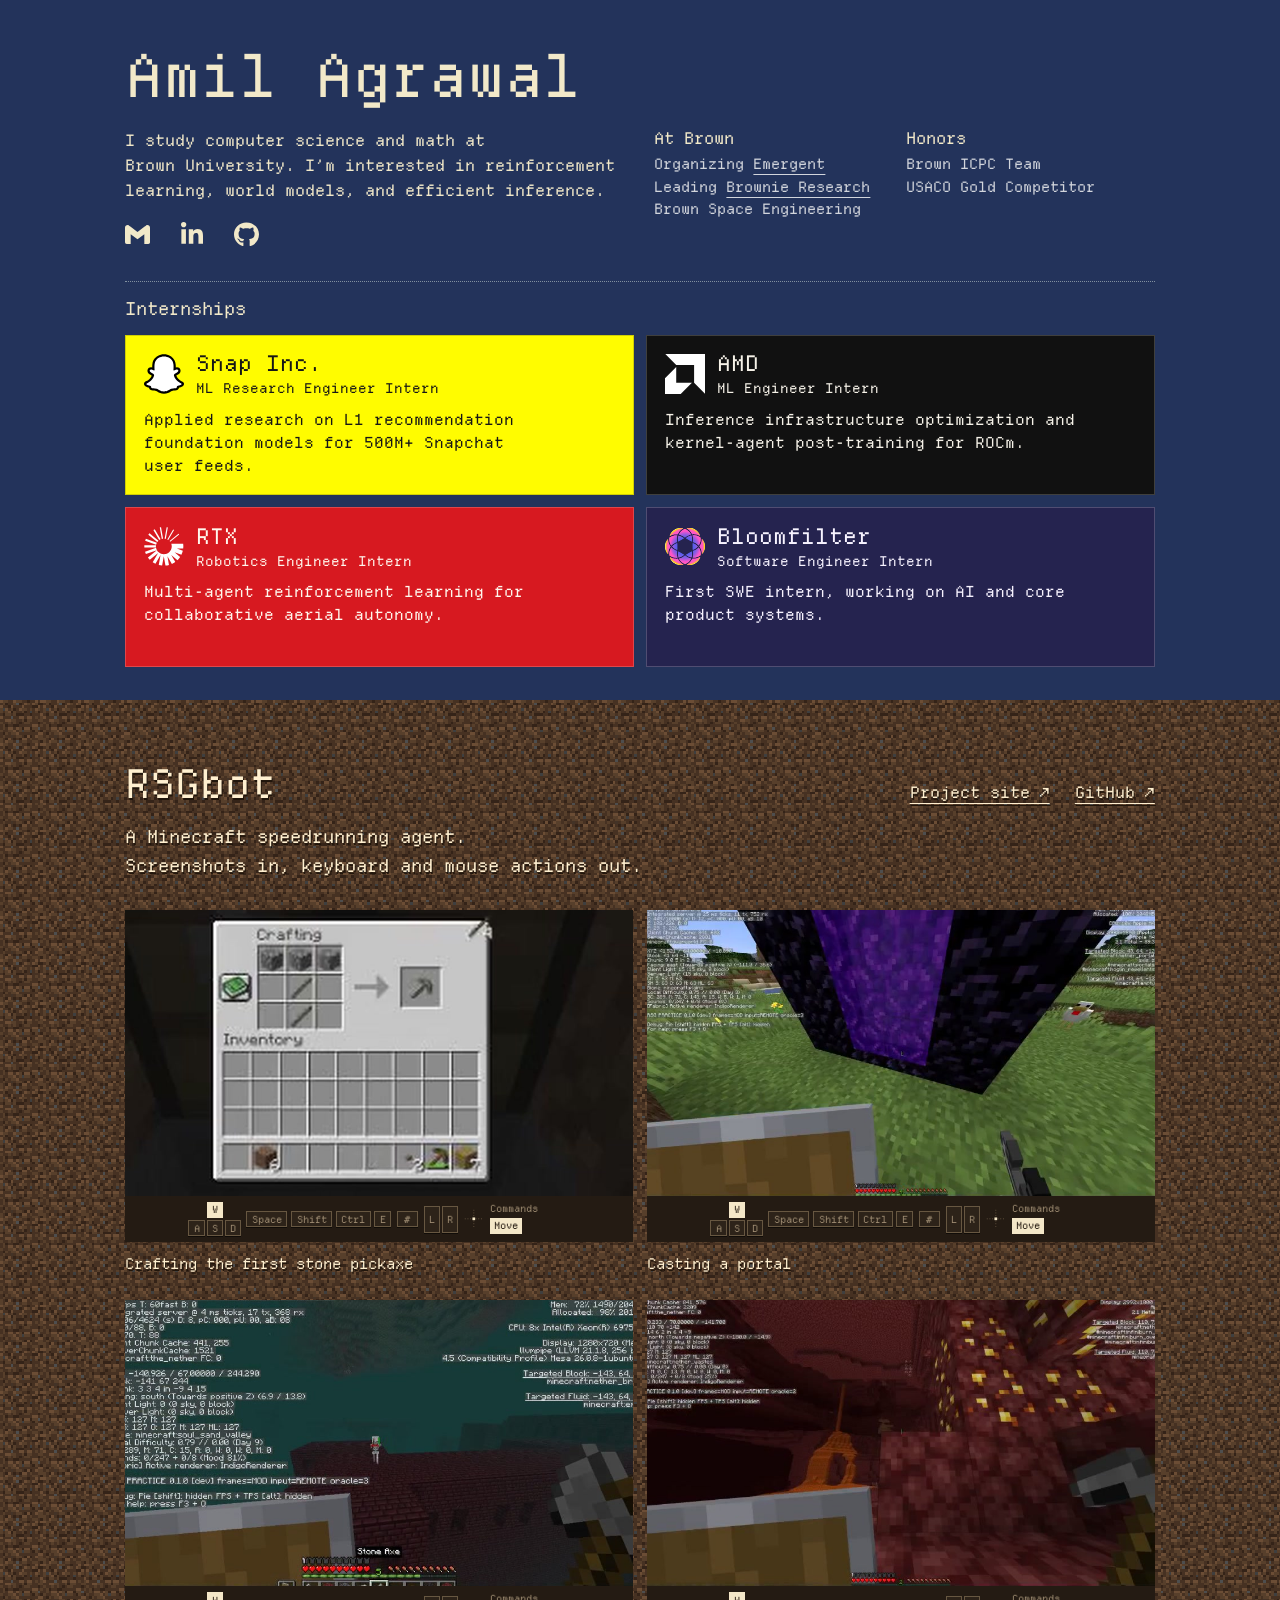
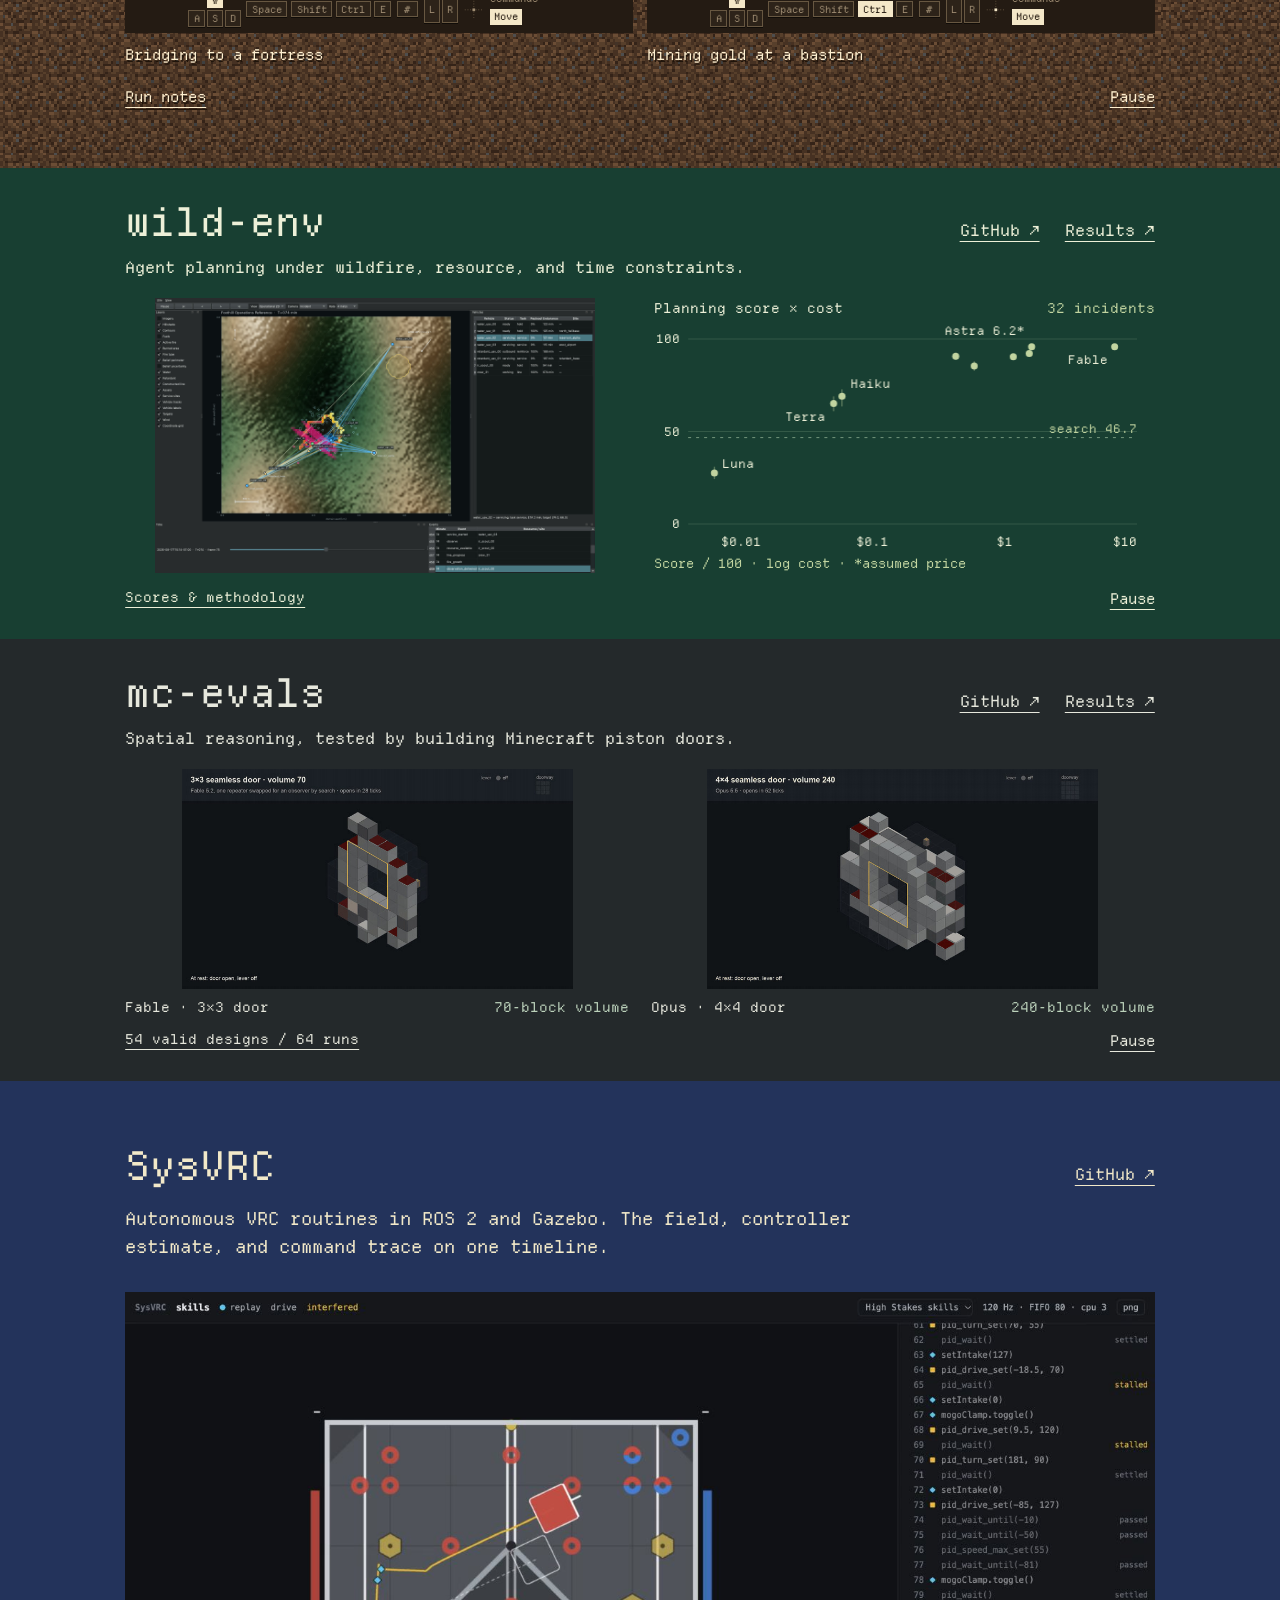
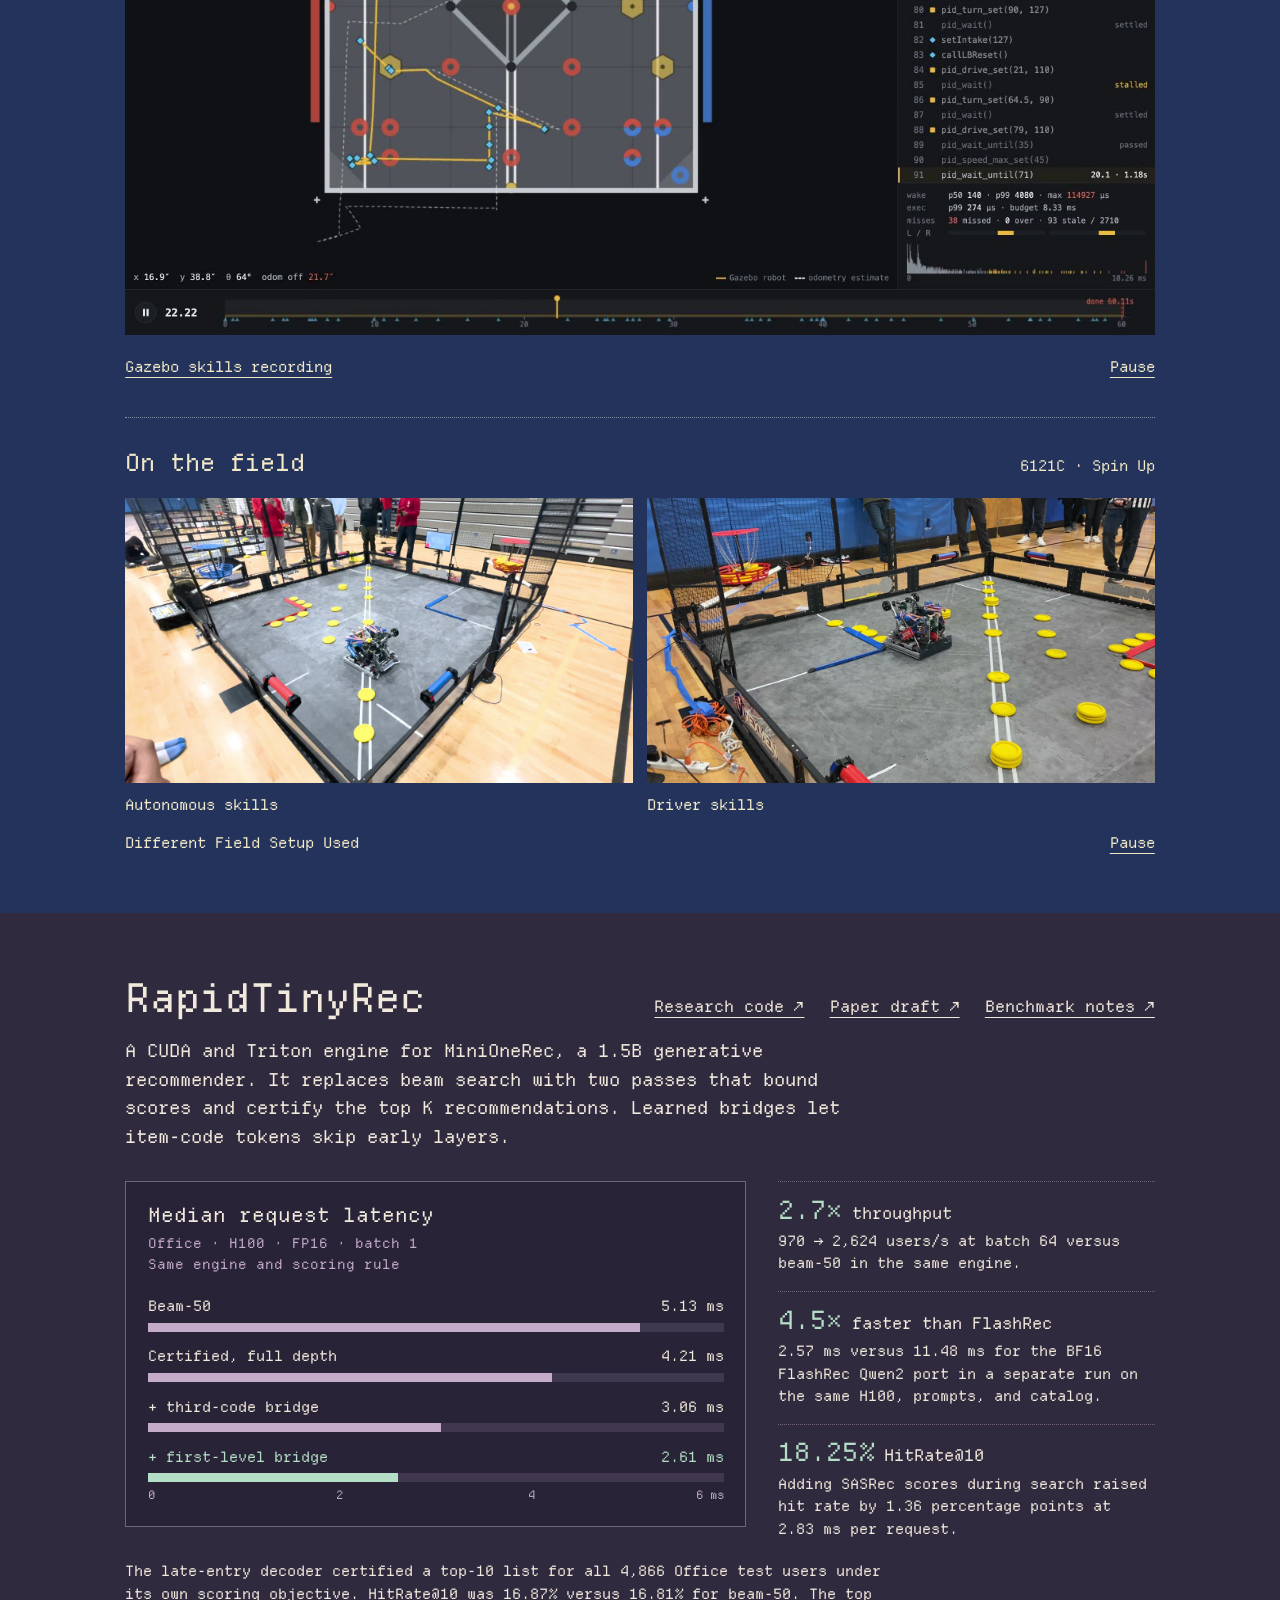
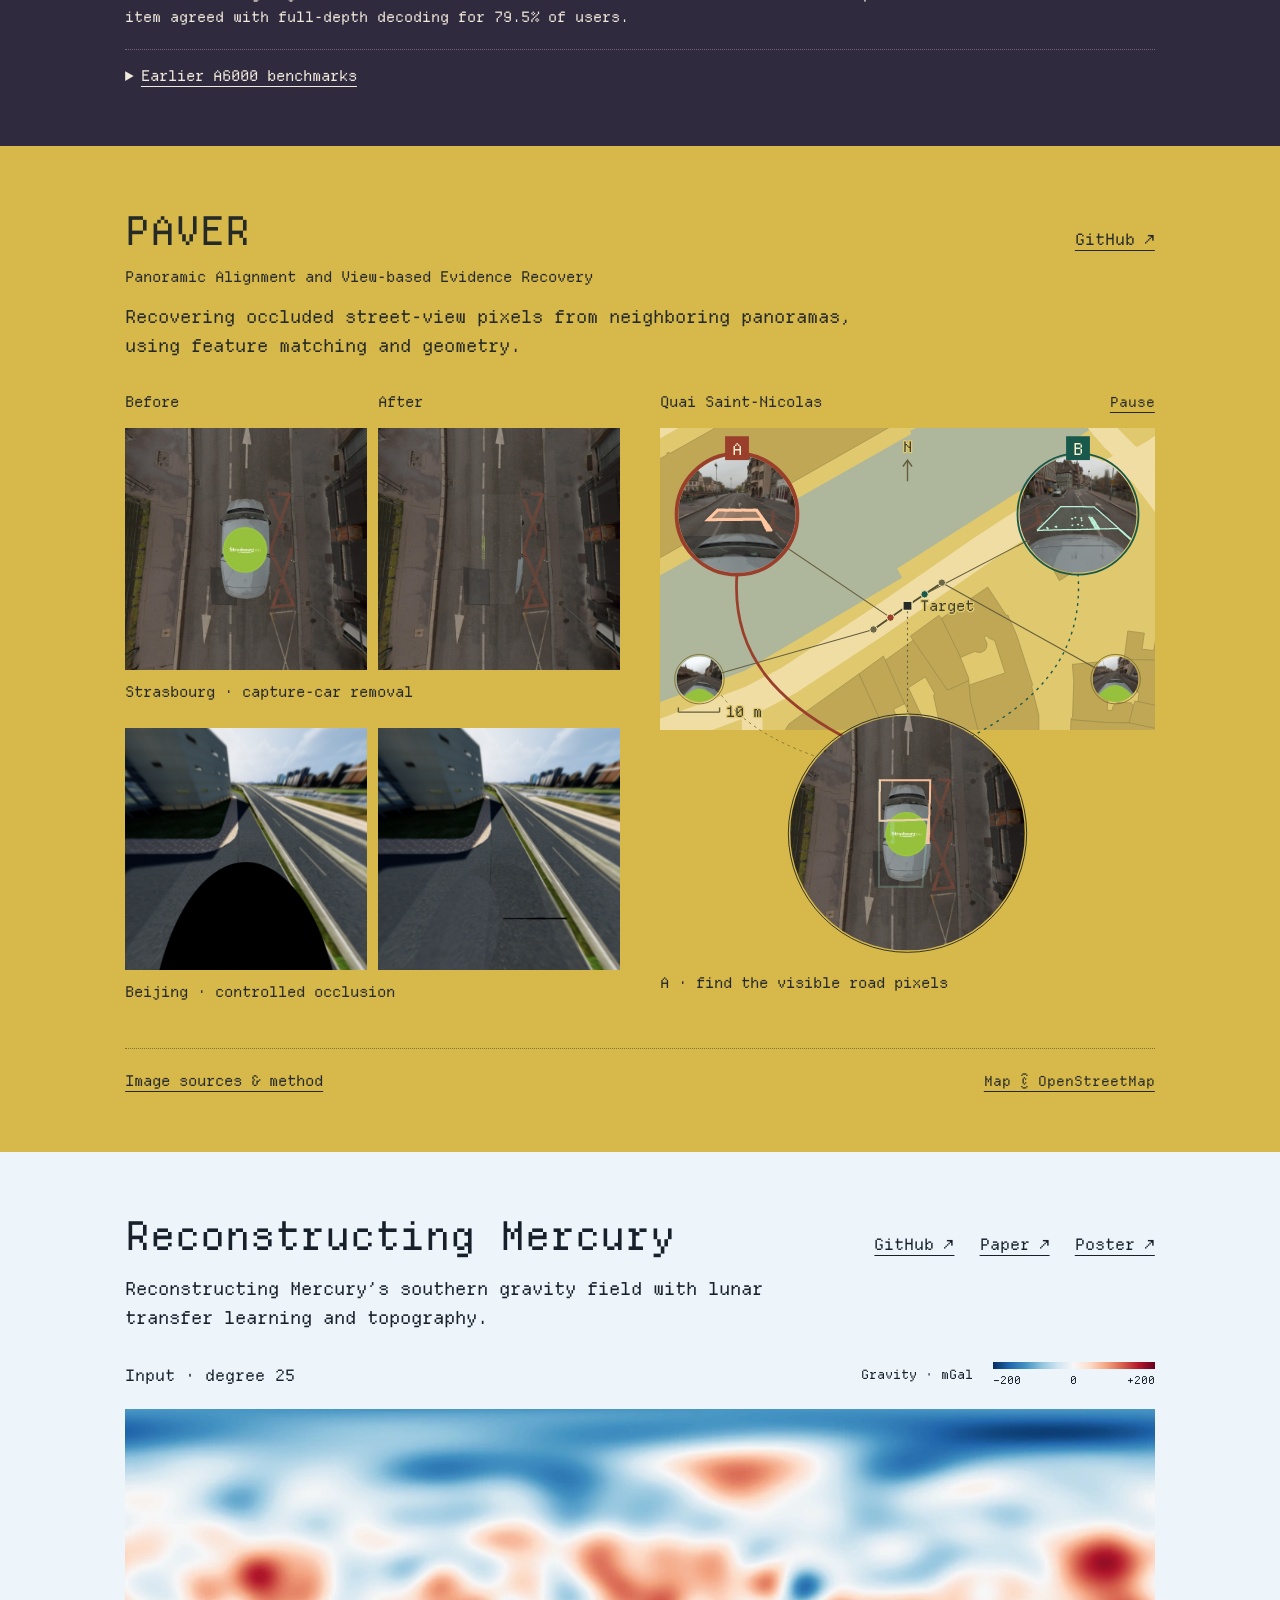
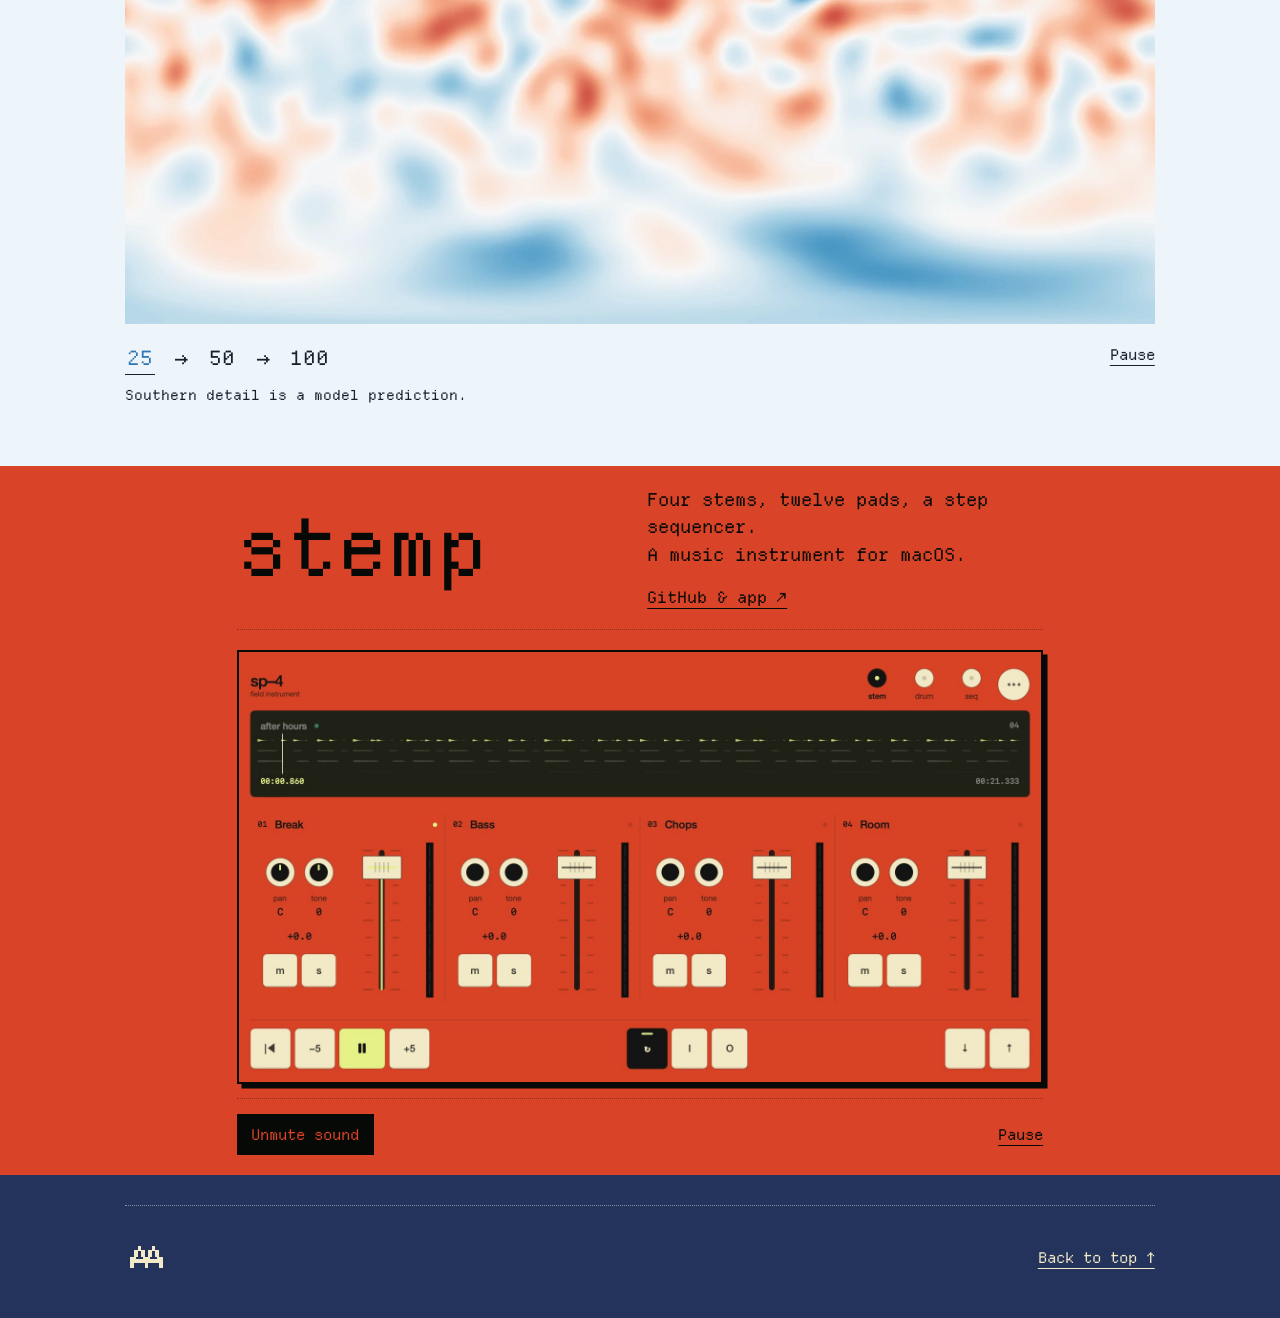
<file: index.html>
<!doctype html>
<html lang="en">
<head>
  <meta charset="utf-8"><meta name="viewport" content="width=device-width,initial-scale=1">
  <meta name="description" content="Amil Agrawal. Computer science and math at Brown University. Agents, inference, and autonomous robots.">
  <meta name="theme-color" content="#23335b">
  <link rel="canonical" href="https://amilagrawal.com/">
  <title>Amil Agrawal</title>
  <link rel="icon" href="assets/aa-icon-96.png" type="image/png" sizes="96x96">
  <link rel="icon" href="assets/mark.svg?v=aa" type="image/svg+xml" sizes="any">
  <link rel="apple-touch-icon" href="assets/aa-icon-180.png">
  <link rel="stylesheet" href="style.css?v=compact-evals"><script type="module" src="app.js?v=compact-evals"></script>
<script type="module" src="analytics.js?v=1"></script>
</head>
<body>
<a class="skip" href="#work">Skip to work</a>
<header class="intro" id="about"><div class="width">
 <div class="intro-main">
  <div class="masthead"><h1>Amil Agrawal</h1></div>
  <div class="intro-grid">
   <div class="bio">
    <p>I study computer science and math at Brown&nbsp;University. I’m interested in reinforcement learning, world models, and efficient inference.</p>
    <nav class="site-nav" aria-label="Contact links">
     <a href="mailto:amil_agrawal@brown.edu" aria-label="Email Amil" title="Email"><img src="assets/logos/gmail.svg" width="30" height="28" alt=""></a>
     <a href="https://www.linkedin.com/in/amil-ag" aria-label="LinkedIn" title="LinkedIn"><img src="assets/logos/linkedin.svg" width="26" height="28" alt=""></a>
     <a href="https://github.com/amilcodes" aria-label="GitHub" title="GitHub"><img src="assets/logos/github.svg" width="28" height="28" alt=""></a>
    </nav>
   </div>
   <div class="intro-details">
    <section class="campus" aria-labelledby="campus-title"><h2 id="campus-title">At Brown</h2><ul><li>Organizing <a href="https://about.emergentconference.org/">Emergent</a></li><li>Leading <a href="https://brownieresear.ch/">Brownie Research</a></li><li>Brown Space Engineering</li></ul></section>
    <aside class="honors" aria-labelledby="honors-title"><h2 id="honors-title">Honors</h2><ul><li>Brown ICPC Team</li><li>USACO Gold Competitor</li></ul></aside>
   </div>
  </div>
 </div>
 <section class="experience" aria-labelledby="experience-title">
  <h2 id="experience-title">Internships</h2>
  <div class="internship-grid">
   <article class="internship snap">
    <img class="experience-logo" src="assets/logos/snap-vector.svg" alt="" width="48" height="48">
    <div class="internship-title"><h3>Snap Inc.</h3><span>ML Research Engineer Intern</span></div>
    <p>Applied research on L1 recommendation foundation models for 500M+ Snapchat user feeds.</p>
   </article>
   <article class="internship amd">
    <img class="experience-logo" src="assets/logos/amd.svg" alt="" width="48" height="48">
    <div class="internship-title"><h3>AMD</h3><span>ML Engineer Intern</span></div>
    <p>Inference infrastructure optimization and kernel-agent post-training for ROCm.</p>
   </article>
   <article class="internship raytheon">
    <img class="experience-logo" src="assets/logos/raytheon-vector.svg" alt="" width="48" height="48">
    <div class="internship-title"><h3>RTX</h3><span>Robotics Engineer Intern</span></div>
    <p>Multi-agent reinforcement learning for collaborative aerial autonomy.</p>
   </article>
   <article class="internship bloomfilter">
    <img class="experience-logo" src="assets/logos/bloomfilter-vector.svg" alt="" width="48" height="48">
    <div class="internship-title"><h3>Bloomfilter</h3><span>Software Engineer Intern</span></div>
    <p>First SWE intern, working on AI and core product systems.</p>
   </article>
  </div>
 </section>
</div></header>
<main id="work">
 <section class="project rsg" id="rsgbot" aria-labelledby="rsg-title"><div class="width">
  <header class="project-heading"><h2 id="rsg-title"><a href="https://amilagrawal.com/rsgbot/">RSGbot</a></h2><div class="project-summary"><p>A Minecraft speedrunning agent.<br>Screenshots in, keyboard and mouse actions out.</p><nav class="project-links" aria-label="RSGbot links"><a href="https://amilagrawal.com/rsgbot/">Project site ↗</a><a href="https://github.com/amilcodes/RSGbot">GitHub ↗</a></nav></div></header>
  <div class="quad" id="rsg-quad"></div>
  <div class="media-footer"><details><summary>Run notes</summary><div class="notes"><p>Excerpts from longer agent runs, with thinking intervals removed or accelerated. The strips replay timestamped agent commands: highlights show explicit requested controls, while higher-level skills remain named actions. These archives do not contain measured key-down or mouse-event traces. Select a clip for its source and outcome.</p></div></details><button class="motion" data-motion-for="rsg-quad">Pause</button></div>
 </div></section>
 <section class="project wild" id="wild-env" aria-labelledby="wild-title"><div class="width">
  <header class="project-heading"><h2 id="wild-title"><a href="https://github.com/amilcodes/wild-env">wild-env</a></h2><div class="project-summary"><p>Agent planning under wildfire, resource, and time constraints.</p><nav class="project-links" aria-label="wild-env links"><a href="https://github.com/amilcodes/wild-env">GitHub ↗</a><a href="assets/wild-env-eval-v2.txt">Results ↗</a></nav></div></header>
  <div class="wild-layout">
   <figure class="wild-film" id="wild-capture"><button class="capture-open" data-capture="wild-viewer-film" aria-label="Open the wild-env viewer recording"><video autoplay muted loop playsinline preload="metadata" width="1920" height="1200" poster="assets/wild-viewer-film.jpg" aria-label="Wildfire simulator replay with aircraft dispatch and suppression layers"><source src="assets/wild-viewer-film.mp4" type="video/mp4"></video></button></figure>
   <figure class="wild-chart" id="wild-results-title">
    <figcaption><span>Planning score × cost</span><span>32 incidents</span></figcaption>
    <canvas id="wild-cost-chart" aria-label="Interactive chart of nine model scores versus estimated cost per incident. Astra 6.2 and Fable 5.2 score 95.9; randomized search scores 46.7." role="img"></canvas>
    <p id="wild-chart-detail" aria-live="polite">Score / 100 · log cost · *assumed price</p>
   </figure>
  </div>
  <div class="media-footer"><a href="assets/wild-env-eval-v2.txt">Scores &amp; methodology</a><button class="motion" data-motion-for="wild-capture">Pause</button></div>
 </div></section>
 <section class="project mc-evals" id="mc-evals" aria-labelledby="mc-title"><div class="width">
  <header class="project-heading"><h2 id="mc-title"><a href="https://github.com/amilcodes/mc-evals">mc-evals</a></h2><div class="project-summary"><p>Spatial reasoning, tested by building Minecraft piston doors.</p><nav class="project-links" aria-label="mc-evals links"><a href="https://github.com/amilcodes/mc-evals">GitHub ↗</a><a href="https://github.com/amilcodes/mc-evals#results">Results ↗</a></nav></div></header>
  <div class="mc-films" id="mc-captures">
   <figure><button class="capture-open" data-capture="mc-evals-door" aria-label="Open the three-by-three piston door replay"><video autoplay muted loop playsinline preload="metadata" width="720" height="406" poster="assets/mc-evals-door.jpg"><source src="assets/mc-evals-door.mp4" type="video/mp4"></video></button><figcaption><span>Fable · 3×3 door</span><span>70-block volume</span></figcaption></figure>
   <figure><button class="capture-open" data-capture="mc-evals-opus" aria-label="Open the four-by-four piston door replay"><video autoplay muted loop playsinline preload="metadata" width="720" height="406" poster="assets/mc-evals-opus.jpg"><source src="assets/mc-evals-opus.mp4" type="video/mp4"></video></button><figcaption><span>Opus · 4×4 door</span><span>240-block volume</span></figcaption></figure>
  </div>
  <div class="media-footer"><a href="https://github.com/amilcodes/mc-evals#results">54 valid designs / 64 runs</a><button class="motion" data-motion-for="mc-captures">Pause</button></div>
 </div></section>
 <section class="project robot" id="sysvrc" aria-labelledby="robot-title"><div class="width">
  <header class="project-heading"><h2 id="robot-title"><a href="https://github.com/amilcodes/SysVRC">SysVRC</a></h2><div class="project-summary"><p>Autonomous VRC routines in ROS 2 and Gazebo. The field, controller estimate, and command trace on one timeline.</p><nav class="project-links" aria-label="SysVRC links"><a href="https://github.com/amilcodes/SysVRC">GitHub ↗</a></nav></div></header>
  <figure class="capture-wide" id="sys-capture"><button class="capture-open" data-capture="sysvrc-dashboard-full" aria-label="Open the SysVRC dashboard recording"><video autoplay muted loop playsinline preload="metadata" width="1440" height="900" poster="assets/sysvrc-dashboard-full.jpg" aria-label="Original SysVRC dashboard replaying Gazebo skills telemetry"><source src="assets/sysvrc-dashboard-full.mp4" type="video/mp4"></video></button></figure>
  <div class="media-footer"><a href="https://github.com/amilcodes/SysVRC/blob/main/docs/replay/skills_gazebo.jsonl">Gazebo skills recording</a><button class="motion" data-motion-for="sys-capture">Pause</button></div>
  <div class="robot-field">
   <div class="field-heading"><h3>On the field</h3><p>6121C · Spin Up</p></div>
   <div class="field-pair" id="robot-field-captures">
    <figure><button class="capture-open" data-capture="sysvrc-autonomous-skills-5x" aria-label="Open the autonomous skills run"><video autoplay muted loop playsinline preload="metadata" width="1280" height="720" poster="assets/sysvrc-autonomous-skills-5x.jpg"><source src="assets/sysvrc-autonomous-skills-5x.mp4" type="video/mp4"></video></button><figcaption>Autonomous skills</figcaption></figure>
    <figure><button class="capture-open" data-capture="sysvrc-driver-skills-5x" aria-label="Open the driver skills run"><video autoplay muted loop playsinline preload="metadata" width="1280" height="720" poster="assets/sysvrc-driver-skills-5x.jpg"><source src="assets/sysvrc-driver-skills-5x.mp4" type="video/mp4"></video></button><figcaption>Driver skills</figcaption></figure>
   </div>
   <div class="media-footer"><p>Different Field Setup Used</p><button class="motion" data-motion-for="robot-field-captures">Pause</button></div>
  </div>

 </div></section>
 <section class="project rapid" id="rapidtinyrec" aria-labelledby="rapid-title"><div class="width">
  <header class="project-heading">
   <h2 id="rapid-title"><a href="https://github.com/amilcodes/RapidTinyRec">RapidTinyRec</a></h2>
   <div class="project-summary">
    <p>A CUDA and Triton engine for MiniOneRec, a 1.5B generative recommender. It replaces beam search with two passes that bound scores and certify the top K recommendations. Learned bridges let item-code tokens skip early layers.</p>
    <nav class="project-links" aria-label="RapidTinyRec links">
     <a href="https://github.com/amilcodes/RapidTinyRec/tree/ecdffcb77afc58653ee5a14ac7a8b591264ee0b6">Research code ↗</a>
     <a href="https://github.com/amilcodes/RapidTinyRec/blob/ecdffcb77afc58653ee5a14ac7a8b591264ee0b6/research/paper/main.pdf">Paper draft ↗</a>
     <a href="https://github.com/amilcodes/RapidTinyRec/pull/27">Benchmark notes ↗</a>
    </nav>
   </div>
  </header>
  <div class="rapid-evidence">
   <figure class="rapid-latency">
    <figcaption>
     <h3>Median request latency</h3>
     <p>Office · H100 · FP16 · batch 1<br>Same engine and scoring rule</p>
    </figcaption>
    <ul class="rapid-bars" role="list">
     <li><span>Beam-50</span><span class="rapid-time">5.13 ms</span><span class="rapid-bar" style="--latency:5.13" aria-hidden="true"></span></li>
     <li><span>Certified, full depth</span><span class="rapid-time">4.21 ms</span><span class="rapid-bar" style="--latency:4.21" aria-hidden="true"></span></li>
     <li><span>+ third-code bridge</span><span class="rapid-time">3.06 ms</span><span class="rapid-bar" style="--latency:3.06" aria-hidden="true"></span></li>
     <li class="rapid-fastest"><span>+ first-level bridge</span><span class="rapid-time">2.61 ms</span><span class="rapid-bar" style="--latency:2.61" aria-hidden="true"></span></li>
    </ul>
    <div class="rapid-axis" aria-hidden="true"><span>0</span><span>2</span><span>4</span><span>6 ms</span></div>
   </figure>
   <dl class="rapid-results">
    <div>
     <dt><strong>2.7×</strong> throughput</dt>
     <dd>970 → 2,624 users/s at batch 64 versus beam-50 in the same engine.</dd>
    </div>
    <div>
     <dt><strong>4.5×</strong> faster than FlashRec</dt>
     <dd>2.57 ms versus 11.48 ms for the BF16 FlashRec Qwen2 port in a separate run on the same H100, prompts, and catalog.</dd>
    </div>
    <div>
     <dt><strong>18.25%</strong> HitRate@10</dt>
     <dd>Adding SASRec scores during search raised hit rate by 1.36 percentage points at 2.83 ms per request.</dd>
    </div>
   </dl>
  </div>
  <p class="rapid-verification">The late-entry decoder certified a top-10 list for all 4,866 Office test users under its own scoring objective. HitRate@10 was 16.87% versus 16.81% for beam-50. The top item agreed with full-depth decoding for 79.5% of users.</p>
  <details class="rapid-history">
   <summary>Earlier A6000 benchmarks</summary>
   <div class="benchmark">
    <div class="chart-pair">
     <figure class="benchmark-chart" id="prefill-chart">
      <figcaption><h3>Original → optimized FP32</h3><p class="chart-median"><span class="median-before">868.8</span><span class="median-arrow">→</span><span class="median-after">114.8</span><span class="chart-unit">ms median</span></p><p class="chart-description">7.6× median speedup. Same rankings; separate recorded runs.</p></figcaption>
      <div class="chart-key"><span class="key-before">Original loop · FP32</span><span class="key-after">Optimized FP32</span></div>
      <svg class="benchmark-plot" id="latency-plot" tabindex="0" role="img" aria-label="Original versus optimized FP32 latency, same 500 users measured in separate historical runs" aria-description="Arrow keys pause the animation to inspect recorded requests."></svg>
      <output class="chart-readout" aria-live="off">Loading recorded requests…</output>
     </figure>
     <figure class="benchmark-chart" id="gqa-chart">
      <figcaption><h3>Original → experimental BF16</h3><p class="chart-median"><span class="median-before">868.8</span><span class="median-arrow">→</span><span class="median-after">56.5</span><span class="chart-unit">ms median</span></p><p class="chart-description">15.4× median speedup. Rankings change; separate recorded runs.</p></figcaption>
      <div class="chart-key"><span class="key-before">Original loop · FP32</span><span class="key-after">Experimental BF16</span></div>
      <svg class="benchmark-plot" id="gqa-plot" tabindex="0" role="img" aria-label="Original FP32 versus experimental BF16 latency, same 500 users measured in separate historical runs" aria-description="Arrow keys pause the animation to inspect recorded requests."></svg>
      <output class="chart-readout" aria-live="off">Loading recorded requests…</output>
     </figure>
    </div>
    <div class="chart-footer"><p>Same 500-user cohort · recorded measurements.</p><button id="chart-motion" class="motion" aria-pressed="false">Pause charts</button></div>
    <details class="benchmark-details"><summary>Other comparisons &amp; measurement notes</summary><div class="experiments" role="group" aria-label="Left chart comparison"></div><p class="notes">Overall comparisons align the original released-loop timings with later optimized timings by cohort index. Same Office checkpoint, 500 users, RTX A6000, batch 1 and beam 50; measured in separate runs, not a new paired experiment. Speedups are ratios of the two measured medians, not multiplied per-step gains. The optimized FP32 run matches all 500 original ranking lists; scores are not bitwise identical. BF16 is experimental and changes rankings. Model loading, compilation, capture and warmup are excluded. Traces show 80-request windows in cohort order and retain all measurements. The individual optimization comparisons keep their own paired controls; the isolated BF16 comparison marks its 693.8 ms outlier above the 90 ms axis. <a href="https://github.com/amilcodes/RapidTinyRec/blob/e334219e196c4e7b5f88a46043fc67c6b89df92f/benchmarks/results/shared-prefill/requests.csv">Original timings</a> · <a href="https://github.com/amilcodes/RapidTinyRec/blob/main/docs/benchmarks.md">FP32 evidence</a> · <a href="https://github.com/amilcodes/RapidTinyRec/blob/main/docs/precision-results.md">Precision &amp; quality</a></p></details>
   </div>
  </details>
 </div></section>
 <section class="project paver" id="paver" aria-labelledby="paver-title"><div class="width">
  <header class="project-heading"><div><h2 id="paver-title"><a href="https://github.com/amilcodes/paver">PAVER</a></h2><p class="paver-acronym">Panoramic Alignment and View-based Evidence Recovery</p></div><div class="project-summary"><p>Recovering occluded street-view pixels from neighboring panoramas, using feature matching and geometry.</p><nav class="project-links" aria-label="Paver links"><a href="https://github.com/amilcodes/paver">GitHub ↗</a></nav></div></header>
  <div class="paver-layout">
   <div class="paver-results">
    <div class="paver-column-labels" aria-hidden="true"><span>Before</span><span>After</span></div>
    <figure class="paver-example"><div class="paver-pair">
     <img src="assets/paver-strasbourg-before.webp" width="640" height="640" alt="Before: the capture car obscures road markings in Strasbourg" loading="lazy">
     <img src="assets/paver-strasbourg-after.webp" width="640" height="640" alt="After: partial road recovery using observed pixels from neighboring panoramas" loading="lazy">
    </div><figcaption>Strasbourg · capture-car removal</figcaption></figure>
    <figure class="paver-example"><div class="paver-pair">
     <img src="assets/beijing-boulevard-square-before.webp" width="640" height="640" alt="Before: a controlled foreground mask beside a Beijing boulevard, with buildings and the road visible around it" loading="lazy">
     <img src="assets/beijing-boulevard-square-after.webp" width="640" height="640" alt="After: saved donor-view recovery of the masked foreground in the same synthetic Beijing boulevard scene" loading="lazy">
    </div><figcaption>Beijing · controlled occlusion</figcaption></figure>
   </div>
   <figure class="paver-network" id="paver-network">
    <figcaption class="paver-network-heading"><span>Quai Saint-Nicolas</span><button id="paver-motion" class="motion" aria-label="Pause panorama animation" aria-pressed="false">Pause</button></figcaption>
    <div id="paver-map"></div>
    <p class="paver-map-caption" id="paver-step">A · find the visible road pixels</p>
   </figure>
  </div>
  <div class="paver-footer"><details><summary>Image sources &amp; method</summary><div class="notes"><p>Strasbourg: Eurométropole de Strasbourg / <a href="https://panoramax.fr/">Panoramax</a>, <a href="https://www.etalab.gouv.fr/licence-ouverte-open-licence/">Etalab Open Licence 2.0</a>. Partial capture-car removal with DISK + LightGlue. Unsupported pixels remain unchanged.</p><p>Beijing: Yijing Guo et al., <a href="https://huggingface.co/datasets/YijingGuo/PanoCity">PanoCity / PanoVGGT</a>, <a href="https://creativecommons.org/licenses/by/4.0/">CC BY 4.0</a>. A controlled mask in a synthetic scene; saved tool-assisted donor registration and color calibration, separate from the automatic pipeline.</p><p id="paver-graph-method"></p><p><a href="assets/paver-graph/street-context.geojson">Map geometry</a> · <a href="https://opendatacommons.org/licenses/odbl/1-0/">ODbL 1.0</a>. Beijing is reprojected from the saved 1024 × 512 working panorama; its limited detail and residual seam are preserved.</p></div></details><a class="paver-map-credit" href="https://www.openstreetmap.org/copyright">Map © OpenStreetMap</a></div>
 </div></section>
 <section class="project mercury" id="mercury" aria-labelledby="mercury-title"><div class="width">
  <header class="project-heading"><h2 id="mercury-title"><a href="https://github.com/amilcodes/mercury-reconstruction">Reconstructing Mercury</a></h2><div class="project-summary"><p>Reconstructing Mercury’s southern gravity field with lunar transfer learning and topography.</p><nav class="project-links" aria-label="Mercury links"><a href="https://github.com/amilcodes/mercury-reconstruction">GitHub ↗</a><a href="assets/mercury-paper.pdf">Paper ↗</a><a href="assets/mercury-poster.pdf">Poster ↗</a></nav></div></header>
  <figure id="mercury-reconstruction">
   <div class="mercury-status"><p id="mercury-stage">Input · degree 25</p><div class="gravity-legend"><span>Gravity · mGal</span><div><img src="assets/mercury-color-scale.png" width="512" height="12" alt="Gravity color scale: blue for negative, white for zero, red for positive"><div class="legend-ticks"><span>−200</span><span>0</span><span>+200</span></div></div></div></div>
   <div class="mercury-map"><img id="mercury-map" src="assets/mercury-degree-25.webp" width="1004" height="502" alt="Mercury’s gravity field at spherical harmonic degree 25" loading="lazy"></div>
   <figcaption class="mercury-footer"><div><div class="mercury-stages" role="group" aria-label="Choose a reconstruction stage"><button data-mercury-degree="25" aria-pressed="true">25</button><span aria-hidden="true">→</span><button data-mercury-degree="50" aria-pressed="false">50</button><span aria-hidden="true">→</span><button data-mercury-degree="100" aria-pressed="false">100</button></div><p>Southern detail is a model prediction.</p></div><button id="mercury-motion" class="motion" aria-pressed="false">Pause</button></figcaption>
  </figure>
 </div></section>
 <section class="project stemp" id="stemp" aria-labelledby="stemp-title"><div class="width">
  <header class="stem-heading"><h2 id="stemp-title"><a href="https://github.com/amilcodes/stemp">stemp</a></h2><div class="project-summary"><p>Four stems, twelve pads, a step sequencer.<br>A music instrument for macOS.</p><nav class="project-links" aria-label="stemp links"><a href="https://github.com/amilcodes/stemp">GitHub &amp; app ↗</a></nav></div></header>
  <figure id="stem-capture" class="stem-capture"><button class="capture-open" data-capture="stemp-boombap" aria-label="Open the compact stemp instrument recording"><video autoplay muted loop playsinline preload="metadata" width="1680" height="900" poster="assets/stemp-boombap.jpg" aria-label="Compact native stemp instrument: short-travel mixing faders, drum pads, and step sequencing"><source src="assets/stemp-boombap.mp4" type="video/mp4"></video></button></figure>
  <div class="stem-footer"><button id="stem-sound" aria-pressed="false">Unmute sound</button><button class="motion" data-motion-for="stem-capture">Pause</button></div>
 </div></section>
</main>
<footer class="footer"><div class="width"><div class="footer-main"><img class="footer-mark" src="assets/mark.svg" width="48" height="48" alt="Amil Agrawal monogram"><a class="back-top" href="#about">Back to top ↑</a></div></div></footer>
<dialog id="recording-dialog"><button id="close-recording" aria-label="Close recording">Close</button><video controls playsinline></video><p id="recording-title"></p></dialog>
</body></html>
</file>
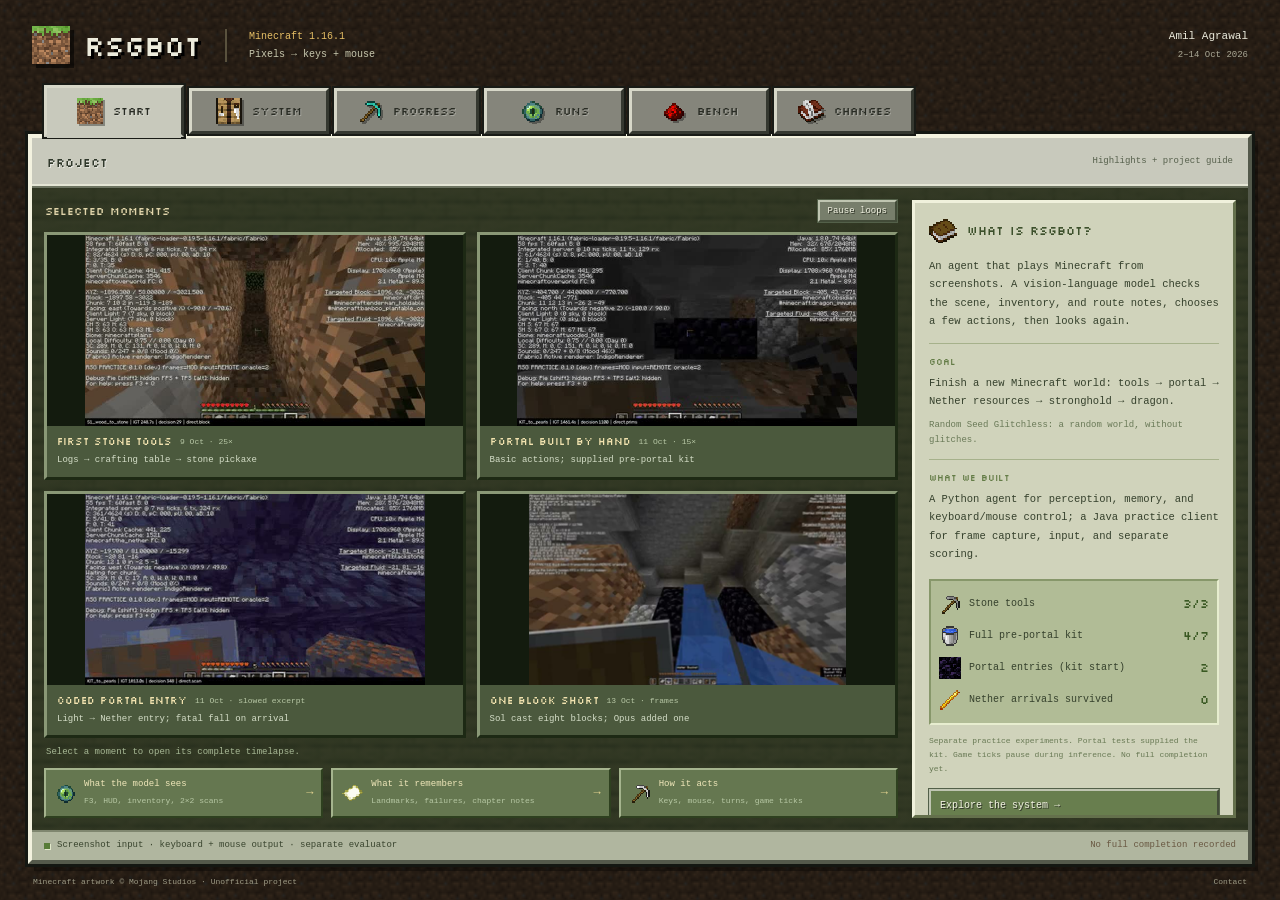
<file: rsgbot/index.html>
<!doctype html>
<html lang="en">
<head>
<meta charset="utf-8"><meta name="viewport" content="width=device-width,initial-scale=1">
<title>RSGbot — Amil Agrawal</title><meta name="description" content="RSGbot system maps, practice results, and recordings."><meta name="theme-color" content="#282522">
<link rel="stylesheet" href="style.css">
<script type="module" src="../analytics.js?v=1"></script>
</head>
<body>
<div class="app">
<header class="topbar"><a href="../" class="brand"><img src="assets/minecraft/grass_block_side.png" alt=""><h1>RSGbot</h1></a><div class="build-info"><span>Minecraft 1.16.1</span><span>Pixels → keys + mouse</span></div><div class="author"><a href="../">Amil Agrawal</a><span>2–14 Oct 2026</span></div></header>
<nav class="tabs" aria-label="Project menus">
<button class="menu-tab" data-view="overview" aria-pressed="false"><img src="assets/minecraft/grass_block_side.png" alt=""><span>Start</span></button>
<button class="menu-tab active" data-view="system" aria-pressed="true"><img src="assets/minecraft/crafting_table_front.png" alt=""><span>System</span></button>
<button class="menu-tab" data-view="progress" aria-pressed="false"><img src="assets/minecraft/diamond_pickaxe.png" alt=""><span>Progress</span></button>
<button class="menu-tab" data-view="runs" aria-pressed="false"><img src="assets/minecraft/ender_eye.png" alt=""><span>Runs</span></button>
<button class="menu-tab" data-view="bench" aria-pressed="false"><img src="assets/minecraft/redstone.png" alt=""><span>Bench</span></button>
<button class="menu-tab" data-view="log" aria-pressed="false"><img src="assets/minecraft/writable_book.png" alt=""><span>Changes</span></button>
</nav>
<main class="window">
<div class="window-bar"><h2 id="view-title">System</h2><div class="system-switch" aria-label="System diagram"><button class="mode active" data-map="control" aria-pressed="true">Control loop</button><button class="mode" data-map="state" aria-pressed="false">State flow</button></div><div class="map-tools"><button id="zoom-out" aria-label="Zoom out">−</button><button id="zoom-fit">Fit</button><button id="zoom-in" aria-label="Zoom in">+</button></div><span id="view-note">Python agent / Java practice client</span></div>
<div id="overview-view" class="view-panel" hidden>
<div class="overview-layout">
<div class="highlights-panel"><div class="highlights-bar"><span>Selected moments</span><button id="toggle-highlights" class="mc-button">Pause loops</button></div>
<div class="highlights-grid">
<button class="highlight" data-highlight="stone"><video autoplay muted loop playsinline preload="metadata" poster="assets/highlights/stone-tools.jpg" aria-label="Stone-tool crafting highlight"><source src="assets/highlights/stone-tools.mp4" type="video/mp4"></video><span><b>First stone tools</b><small>9 Oct · 25×</small></span><p>Logs → crafting table → stone pickaxe</p></button>
<button class="highlight" data-highlight="handcast"><video autoplay muted loop playsinline preload="metadata" poster="assets/highlights/handcast-portal.jpg" aria-label="Hand-built portal highlight"><source src="assets/highlights/handcast-portal.mp4" type="video/mp4"></video><span><b>Portal built by hand</b><small>11 Oct · 15×</small></span><p>Basic actions; supplied pre-portal kit</p></button>
<button class="highlight" data-highlight="codedentry"><video autoplay muted loop playsinline preload="metadata" poster="assets/highlights/coded-entry.jpg" aria-label="Coded portal entry highlight"><source src="assets/highlights/coded-entry.mp4" type="video/mp4"></video><span><b>Coded portal entry</b><small>11 Oct · slowed excerpt</small></span><p>Light → Nether entry; fatal fall on arrival</p></button>
<button class="highlight" data-highlight="nine"><video autoplay muted loop playsinline preload="metadata" poster="assets/highlights/nine-blocks.jpg" aria-label="Nine-block portal frame highlight"><source src="assets/highlights/nine-blocks.mp4" type="video/mp4"></video><span><b>One block short</b><small>13 Oct · frames</small></span><p>Sol cast eight blocks; Opus added one</p></button>
</div><div class="highlights-foot">Select a moment to open its complete timelapse.</div><div class="overview-links"><button data-system-node="perception"><img src="assets/minecraft/ender_eye.png" alt=""><span><b>What the model sees</b><small>F3, HUD, inventory, 2×2 scans</small></span><i>→</i></button><button data-system-node="memory"><img src="assets/minecraft/map.png" alt=""><span><b>What it remembers</b><small>Landmarks, failures, chapter notes</small></span><i>→</i></button><button data-system-node="motor"><img src="assets/minecraft/iron_pickaxe.png" alt=""><span><b>How it acts</b><small>Keys, mouse, turns, game ticks</small></span><i>→</i></button></div></div>
<aside class="project-guide"><div class="guide-title"><img src="assets/minecraft/book.png" alt=""><h3>What is RSGbot?</h3></div><p>An agent that plays Minecraft from screenshots. A vision-language model checks the scene, inventory, and route notes, chooses a few actions, then looks again.</p>
<div class="guide-block"><span class="guide-label">Goal</span><p>Finish a new Minecraft world: tools → portal → Nether resources → stronghold → dragon.</p><small>Random Seed Glitchless: a random world, without glitches.</small></div>
<div class="guide-block"><span class="guide-label">What we built</span><p>A Python agent for perception, memory, and keyboard/mouse control; a Java practice client for frame capture, input, and separate scoring.</p></div>
<div class="guide-results"><div><img src="assets/minecraft/stone_pickaxe.png" alt=""><span>Stone tools</span><b>3/3</b></div><div><img src="assets/minecraft/water_bucket.png" alt=""><span>Full pre-portal kit</span><b>4/7</b></div><div><img src="assets/minecraft/obsidian.png" alt=""><span>Portal entries (kit start)</span><b>2</b></div><div><img src="assets/minecraft/blaze_rod.png" alt=""><span>Nether arrivals survived</span><b>0</b></div></div>
<p class="guide-scope">Separate practice experiments. Portal tests supplied the kit. Game ticks pause during inference. No full completion yet.</p>
<div class="guide-actions"><button class="mc-button" data-overview-action="system">Explore the system →</button><button class="mc-button" data-overview-action="progress">See progression →</button><button class="mc-button" data-overview-action="runs">Browse 12 recordings →</button></div>
</aside>
</div>
</div>

<div id="diagram-view" class="diagram-layout">
<div class="map-column"><div class="map-viewport" id="map-viewport" aria-label="System diagram"><div class="map-sizer" id="map-sizer"><div class="map-stage" id="map-stage"><svg id="connections" viewBox="0 0 1020 610" aria-hidden="true"></svg><div id="nodes"></div></div></div></div><div class="map-legend" id="map-legend"></div></div>
<aside class="inspector" aria-label="Selected node"><div class="inspector-title"><span class="node-frame" id="detail-frame"><img id="detail-icon" src="assets/minecraft/paper.png" alt=""></span><div><h3 id="detail-title">Context packet</h3><span id="detail-kind">MODEL INPUT</span></div></div><div id="detail-content"></div><button class="run-shortcut" data-open-runs><img src="assets/handcast-portal.jpg" alt="Portal run"><span>Portal entry <small>11 Oct · 15×</small></span><b>▶</b></button></aside>
</div>
<div id="runs-view" class="view-panel" hidden><div class="runs-layout"><div class="video-area"><video id="run-video" controls playsinline preload="metadata" poster="assets/handcast-portal.jpg" aria-label="Recorded practice attempt"><source src="assets/handcast-portal.mp4" type="video/mp4"></video><div class="run-data" id="run-data"></div></div><div class="run-list" id="run-list" aria-label="Recordings"></div></div></div>
<div id="bench-view" class="view-panel" hidden><div class="bench-grid"><article class="inventory-panel"><div class="panel-caption"><img src="assets/minecraft/map.png" alt=""><span>NEXT context</span><small>20 saved points · 120 calls · offline replay</small></div><table><thead><tr><th>Judgment</th><th>Off</th><th>On</th></tr></thead><tbody><tr><td>Next milestone</td><td>35/40</td><td class="good">40/40</td></tr><tr><td>Good tactic</td><td>37/80</td><td class="good">68/80</td></tr><tr><td>Repeated failure</td><td>17/40</td><td class="good">2/40</td></tr><tr><td>Wandering</td><td>7/40</td><td class="good">1/40</td></tr></tbody></table><div class="pixel-chart" aria-label="Good tactic rate"><div><span>NEXT off</span><i style="--fill:46.25%;--bar:#a77a42"></i><b>37/80</b></div><div><span>NEXT on</span><i style="--fill:85%;--bar:#7bbd4c"></i><b>68/80</b></div></div></article>
<article class="inventory-panel"><div class="panel-caption"><img src="assets/minecraft/book.png" alt=""><span>Decision models</span><small>Live runs</small></div><table><thead><tr><th>Model</th><th>Result</th><th>s/step</th></tr></thead><tbody><tr><td>Opus 5.5</td><td>All passes + both portal entries</td><td>5–8</td></tr><tr><td>GPT-6-Sol</td><td>0 → 8/10 frame blocks; 3 continuations</td><td>~19</td></tr><tr><td>Fable 5.1</td><td>Full kit; no portal progress</td><td>—</td></tr><tr><td>Sonnet 5.5</td><td>Early Commander / Direct v1; 0/20 stage passes*</td><td>—</td></tr></tbody></table><div class="panel-foot">*With Opus escalation. Builds and starting states differ.</div></article>
<article class="inventory-panel"><div class="panel-caption"><img src="assets/minecraft/iron_pickaxe.png" alt=""><span>Motor policies</span><small>Offline only</small></div><table><thead><tr><th>Controller</th><th>Probe</th><th>Result</th></tr></thead><tbody><tr><td>VPT</td><td>Baseline + recurrent replay</td><td>Evaluated; no live deployment</td></tr><tr><td>STEVE-1 + MineCLIP</td><td>“Chop a tree”</td><td>Aimed at logs 3–4× faster than random; found them no more often</td></tr><tr><td>ROCKET-3 + SAM 2</td><td>Aiming</td><td>16/39 targets reached; 4 held attacks</td></tr></tbody></table></article>
<article class="inventory-panel"><div class="panel-caption"><img src="assets/minecraft/clock_00.png" alt=""><span>Run cost</span></div><div class="cost-grid"><div><b>200–800</b><span>decisions / attempt</span></div><div><b>30</b><span>steps / chapter limit</span></div><div><b>150k</b><span>tokens / chapter limit</span></div><div><b>~1,555</b><span>image tokens / 4-view scan</span></div></div><div class="panel-foot">Game ticks freeze during inference. Wall time continues.</div></article></div></div>
<div id="log-view" class="view-panel" hidden><div class="change-list" id="change-list"></div></div>
<div class="window-status"><span class="status-square"></span><span id="status-text">Practice build · oracle state excluded from agent input</span><span class="status-right">No full completion recorded</span></div>
</main>
<footer><span>Minecraft artwork © Mojang Studios · Unofficial project</span><a href="mailto:amil_agrawal@brown.edu">Contact</a></footer>
</div><script src="site.js"></script>
</body></html>
</file>
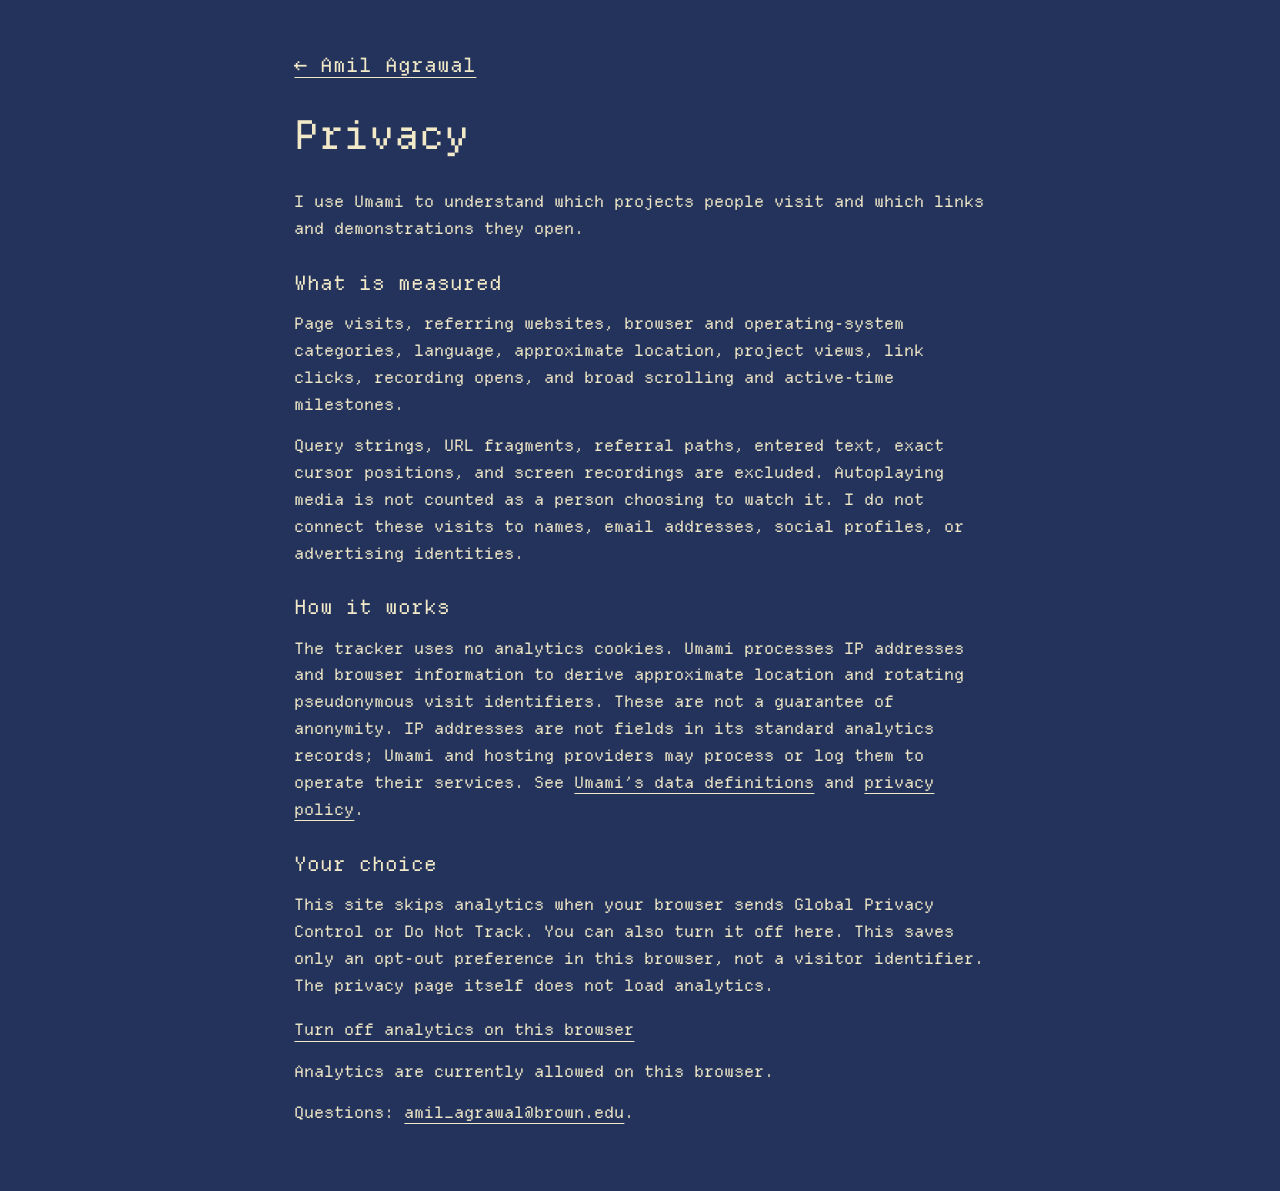
<file: privacy.html>
<!doctype html>
<html lang="en"><head><meta charset="utf-8"><meta name="viewport" content="width=device-width, initial-scale=1">
<title>Privacy — Amil Agrawal</title><meta name="robots" content="noindex">
<link rel="icon" href="assets/mark.svg" type="image/svg+xml"><link rel="stylesheet" href="style.css?v=desktop-proportions9">
<style>.privacy{max-width:48rem;padding-block:3.5rem}.privacy h1{font-size:2.75rem;margin:2rem 0}.privacy h2{font-size:1.375rem;margin:2rem 0 .75rem}.privacy p{font-size:1.1rem;line-height:1.7;margin:1rem 0}.privacy button{font-size:1.1rem;text-decoration:underline;text-underline-offset:6px}.privacy button:disabled{opacity:.65;cursor:default}</style>
<script type="module" src="privacy-preferences.js"></script></head>
<body><main class="width privacy"><a href="/">← Amil Agrawal</a><h1>Privacy</h1>
<p>I use Umami to understand which projects people visit and which links and demonstrations they open.</p>
<h2>What is measured</h2>
<p>Page visits, referring websites, browser and operating-system categories, language, approximate location, project views, link clicks, recording opens, and broad scrolling and active-time milestones.</p>
<p>Query strings, URL fragments, referral paths, entered text, exact cursor positions, and screen recordings are excluded. Autoplaying media is not counted as a person choosing to watch it. I do not connect these visits to names, email addresses, social profiles, or advertising identities.</p>
<h2>How it works</h2>
<p>The tracker uses no analytics cookies. Umami processes IP addresses and browser information to derive approximate location and rotating pseudonymous visit identifiers. These are not a guarantee of anonymity. IP addresses are not fields in its standard analytics records; Umami and hosting providers may process or log them to operate their services. See <a href="https://docs.umami.is/docs/metric-definitions">Umami’s data definitions</a> and <a href="https://umami.is/privacy">privacy policy</a>.</p>
<h2>Your choice</h2>
<p>This site skips analytics when your browser sends Global Privacy Control or Do Not Track. You can also turn it off here. This saves only an opt-out preference in this browser, not a visitor identifier. The privacy page itself does not load analytics.</p>
<button id="analytics-optout" type="button" aria-pressed="false">Turn off analytics on this browser</button><p id="analytics-status" role="status"></p>
<p>Questions: <a href="mailto:amil_agrawal@brown.edu">amil_agrawal@brown.edu</a>.</p>
</main></body></html>
</file>
<file: style.css>
@font-face{font-family:Departure;src:url('assets/departure.woff2') format('woff2');font-weight:400;font-display:swap}
:root{--paper:#23335b;--ink:#f2e9c9;--accent:#e7ef92;--line:#81909f;--type:Departure,monospace;color-scheme:dark}
.rsg{--paper:#453020;--ink:#fff0d0;--accent:#ddc692;--line:#aa8b65;position:relative;isolation:isolate}.rsg::before{content:"";position:absolute;inset:0;z-index:-1;background:url("assets/minecraft-dirt.png") repeat;background-size:3rem 3rem;image-rendering:pixelated;filter:brightness(.58)}.rsg .project-heading,.rsg .media-footer,.rsg .run-label{text-shadow:1px 2px #20150b}.rapid{--paper:#302a3e;--ink:#f1e9dc;--accent:#b5dec6;--baseline:#c3abc9;--line:#736578}.robot{--paper:#23335b;--ink:#f2e9c9;--accent:#e7ef92;--line:#81909f}.wild{--paper:#183f32;--ink:#edf0d8;--accent:#c1d4a0;--line:#73957c}.stemp{--paper:#d94327;--ink:#070907;--accent:#f2e9c9;--line:#942e1d}
*{box-sizing:border-box}html{scroll-behavior:smooth;scroll-padding-top:1.75rem}body{margin:0;background:var(--paper);color:var(--ink);font:1.375rem/1.55 var(--type);font-weight:400}h1,h2,h3,p,figure{margin:0}h1,h2,h3{font-weight:400;line-height:1.25}a{color:inherit;text-decoration-thickness:1px;text-underline-offset:0.375rem}a:hover{text-decoration-thickness:2px}button,input{font:inherit}button{border:0;padding:0;background:none;color:inherit;border-radius:0;cursor:pointer}button:focus-visible,a:focus-visible,summary:focus-visible,svg:focus-visible{outline:2px dotted var(--ink);outline-offset:0.375rem}img,video,svg{display:block;max-width:100%}video{height:auto;object-fit:contain}::selection{background:var(--ink);color:var(--paper)}.width{width:calc(100% - 8rem);max-width:71.5rem;margin-inline:auto}.skip{position:absolute;top:-6.25rem;left:1.5rem;z-index:10;padding:0.625rem;background:var(--paper)}.skip:focus{top:0.625rem}
.intro-main{padding:3rem 0 1.875rem}
.intro h1{font-size:4.125rem;line-height:1.12}
.monogram{width:8.25rem;height:auto;flex:none;opacity:.7;shape-rendering:crispEdges}
.intro-grid{
  display:grid;
  grid-template-columns:repeat(2,minmax(0,1fr));
  gap:2rem;
  margin-top:1.25rem;
  align-items:start;
}
.bio p{max-width:49ch;font-size:1.1rem;line-height:1.6;text-wrap:pretty}
.site-nav{display:flex;align-items:center;gap:1.03125rem;margin-top:0.75rem;margin-left:-0.5rem;width:max-content}.site-nav a{width:2.75rem;height:2.75rem;display:grid;place-items:center;text-decoration:none}.site-nav img{height:1.75rem;width:auto}.site-nav a:hover{opacity:.7}
.intro-details{
  display:grid;
  grid-template-columns:minmax(0,1fr) minmax(0,1.05fr);
  gap:1rem;
  font-size:1rem;
  line-height:1.55;
  color:#d2d5dc;
}
.intro-details h2{color:var(--ink);font-size:1.125rem;margin-bottom:0.375rem}
.intro-details ul{list-style:none;margin:0;padding:0}
.experience{border-top:1px dotted var(--line);padding:1.125rem 0 2.25rem}
.experience h2{font-size:1.2375rem;margin-bottom:1rem}

.internship-grid{
  display:grid;
  grid-template-columns:repeat(2,minmax(0,1fr));
  grid-auto-rows:1fr;
  gap:0.875rem;
}
.internship{
  display:grid;
  grid-template-columns:2.75rem minmax(0,1fr);
  align-content:start;
  align-items:center;
  gap:0.75rem 0.875rem;
  padding:1rem 1.25rem 1.125rem;
  border:1px solid color-mix(in srgb,currentColor 20%,transparent);
}
.experience-logo{width:100%;height:2.75rem;object-fit:contain}
.internship-title h3{font-size:1.5rem}
.internship-title span{display:block;margin-top:0.125rem;font-size:0.9375rem;line-height:1.4}
.internship p{grid-column:1/-1;max-width:51ch;font-size:1.0625rem;line-height:1.5;text-wrap:pretty}
.internship.snap{background:#fffc00;color:#161616}
.internship.amd{background:#111;color:#f6f2e8}
.internship.amd img{filter:invert(1)}
.internship.raytheon{background:#d71920;color:#fff7ed}
.internship.raytheon img{filter:brightness(0) invert(1)}
.internship.bloomfilter{background:#25234f;color:#f7f3ff}

.project-links{display:flex;flex-wrap:wrap;gap:1rem 1.75rem;margin-top:1.125rem;font-size:1.1rem}.project-links a{white-space:nowrap}.project-summary{min-width:0}

.project{background:var(--paper);color:var(--ink);padding:4.125rem 0}.project-heading{display:grid;grid-template-columns:minmax(0,1fr) auto;column-gap:2.75rem;row-gap:1.03125rem;align-items:baseline;margin-bottom:2.0625rem}.project-heading>.project-summary{display:contents}.project-heading>.project-summary>p{grid-column:1/-1;grid-row:2;max-width:66ch;font-size:1.2375rem;line-height:1.6;text-wrap:pretty}.project-heading .project-links{grid-column:2;grid-row:1;justify-self:end;margin-top:0;align-self:baseline}.project h2{font-size:2.75rem}.project h2 a{text-decoration:none}.project h2 a:hover{text-decoration:underline}.quad{display:grid;grid-template-columns:1fr 1fr;gap:1.75rem 1rem}.run-open{display:block;width:100%;text-align:left}.run video{width:100%;height:auto;aspect-ratio:16/9;object-fit:contain}.run-label{display:block;font-size:1.03125rem;margin-top:0.6875rem}.run-open:hover .run-label{text-decoration:underline;text-underline-offset:0.25rem}.media-footer{display:flex;justify-content:space-between;align-items:start;gap:2.0625rem;margin-top:1.375rem;font-size:1.03125rem}.media-footer>details{max-width:50rem}.motion{font-size:1.03125rem;white-space:nowrap;text-decoration:underline;text-underline-offset:0.3125rem}.notes{font-size:1.03125rem;line-height:1.65;padding-top:1.375rem;max-width:80ch}summary{list-style:none;cursor:pointer;text-decoration:underline;text-underline-offset:0.3125rem}summary::-webkit-details-marker{display:none}.capture-open{display:block;width:100%;text-align:left}.capture-open video{width:100%;height:auto}.capture-wide{width:100%;background:#151a1b}
.chart-pair{display:grid;grid-template-columns:minmax(0,1fr) minmax(0,1fr);gap:2.75rem}.benchmark-chart{min-width:0}.benchmark-chart+figure{border-left:1px dotted var(--line);padding-left:2.75rem}.benchmark-chart h3{font-size:1.375rem;margin-bottom:1.03125rem}.chart-median{display:flex;align-items:baseline;gap:1.03125rem;font-size:3.4375rem;line-height:1.2;white-space:nowrap}.median-arrow{font-size:2.0625rem}.median-after{color:var(--accent)}.chart-unit{font-size:1.03125rem;margin-left:-0.5rem}.chart-description{font-size:1.03125rem;line-height:1.55;margin:1.03125rem 0 1.75rem;min-height:3.25rem;max-width:44ch}.chart-key{display:flex;flex-wrap:wrap;gap:0.6875rem 1.375rem;font-size:1.03125rem;margin-bottom:1.03125rem}.chart-key span{display:flex;align-items:center;gap:0.5rem}.chart-key span:before{content:"";width:0.75rem;height:2px;background:var(--accent)}.chart-key .key-before:before{height:0;border-top:2px dashed var(--baseline);background:none}.key-before{color:var(--baseline)}.key-after{color:var(--accent)}.benchmark-plot{width:100%;height:auto;overflow:visible;touch-action:pan-y}.benchmark-plot text{font:14.3px var(--type);fill:var(--ink)}.benchmark-plot .grid-line{stroke:var(--line);stroke-dasharray:1 4;shape-rendering:crispEdges}.benchmark-plot .trace{fill:none;stroke-width:2;stroke-linecap:square;stroke-linejoin:miter}.benchmark-plot .trace-before{stroke:var(--baseline);stroke-dasharray:4 3;opacity:.82}.benchmark-plot .trace-after{stroke:var(--accent)}.benchmark-plot .head-before{fill:var(--baseline)}.benchmark-plot .head-after{fill:var(--accent)}.chart-readout{display:block;font-size:0.89375rem;min-height:1.5rem;margin-top:0.6875rem;font-variant-numeric:tabular-nums}.chart-footer{display:flex;justify-content:space-between;align-items:baseline;gap:1.375rem;border-top:1px dotted var(--line);padding-top:1.375rem;margin-top:2.0625rem}.chart-footer p{font-size:1.03125rem;max-width:65ch}.benchmark-details{margin-top:1.375rem;font-size:1.03125rem}.experiments{display:flex;flex-wrap:wrap;gap:1rem 1.75rem;margin-top:1.375rem}.experiment{font-size:1.03125rem;text-align:left;padding-bottom:0.25rem;border-bottom:1px solid transparent}.experiment[aria-pressed=true]{border-color:var(--ink)}.experiment:hover{text-decoration:underline;text-underline-offset:0.3125rem}

.stemp{padding:1.375rem 0}.stemp>.width{max-width:56rem}.stem-heading{display:flex;justify-content:space-between;align-items:center;gap:2.75rem;padding-bottom:1.375rem;border-bottom:1px dotted var(--line);margin-bottom:0.6875rem}.stemp .stem-heading h2{font-size:5.5rem;line-height:1}.stem-heading p{max-width:27.5rem;font-size:1.2375rem}.stem-capture{width:100%;max-width:60rem;margin:1.375rem auto 0;border:2px solid var(--ink);box-shadow:0.3125rem 0.3125rem 0 var(--ink)}#stem-sound{background:var(--ink);color:var(--paper);padding:0.625rem 1rem;font-size:1.03125rem}#stem-sound[aria-pressed=true]{background:var(--accent);color:var(--ink)}.stem-capture video{width:100%;aspect-ratio:28/15;object-fit:contain}.stem-footer{display:flex;justify-content:space-between;align-items:center;border-top:1px dotted var(--line);margin-top:1.03125rem;padding-top:1.03125rem;font-size:1.03125rem}

.footer{padding:2.0625rem 0 2.75rem}.footer>.width{border-top:1px dotted var(--line);padding-top:2.0625rem}.footer-main{display:flex;justify-content:space-between;gap:2.0625rem;font-size:1.03125rem}dialog{background:var(--paper);color:var(--ink);padding:3rem 1.375rem 1.375rem;border:1px dotted var(--ink);max-width:80rem;width:calc(100% - 2rem)}dialog::backdrop{background:#111923ef}dialog video{width:100%;max-height:76vh;object-fit:contain}dialog p{font-size:1.03125rem;max-width:90ch;line-height:1.6;margin-top:1.375rem}#close-recording{position:absolute;top:0.75rem;right:1.375rem;font-size:1.03125rem;text-decoration:underline;text-underline-offset:0.25rem}
@media(max-width:1008px){.width{width:calc(100% - 5.5rem)}.project h2{font-size:2.40625rem}.monogram{width:6.875rem}}
@media(max-width:850px){body{font-size:1.2375rem}.width{width:calc(100% - 3rem)}.intro-main{padding:2.375rem 0 1.75rem}.intro h1{font-size:3.4375rem}.monogram{width:5.5rem}.project{padding:2.75rem 0}.project h2{font-size:2.40625rem}.footer-main{gap:1.375rem}}
@media(max-width:640px){.intro h1{font-size:2.75rem;margin:0}.monogram{display:none}.project h2{font-size:2.0625rem}.quad{grid-template-columns:1fr;gap:1.5rem}.run-label{font-size:1.03125rem}.media-footer{gap:1.375rem;font-size:0.9625rem}.media-footer .motion{font-size:0.9625rem}.notes{font-size:0.9625rem}.benchmark-details,.experiment{font-size:0.9625rem}.footer-main{flex-wrap:wrap;font-size:0.9625rem}}
@media(max-width:370px){.intro h1{font-size:2.0625rem}.width{width:calc(100% - 2rem)}.project h2{font-size:1.925rem}.footer-main{font-size:0.89375rem}}
@media(prefers-reduced-motion:reduce){html{scroll-behavior:auto}}

@media(max-width:850px){.stemp .stem-heading h2{font-size:5.5rem}.stem-heading{gap:2.0625rem}.stem-heading p{font-size:1.2375rem;max-width:21.25rem}}
@media(max-width:640px){.stemp{padding-top:2.0625rem}.stem-heading{display:block;padding-bottom:1.375rem;margin-bottom:0.6875rem}.stemp .stem-heading h2{font-size:4.8125rem;margin-bottom:1.375rem}.stem-heading p{font-size:1.1rem;max-width:100%}.stem-footer{margin-top:0.6875rem;padding-top:1.03125rem;font-size:0.9625rem}.stem-footer .motion{font-size:0.9625rem}}

@media(max-width:1008px){.chart-pair{gap:1.75rem}.benchmark-chart+figure{padding-left:1.75rem}.chart-median{font-size:2.75rem;gap:0.6875rem}.chart-unit{margin-left:0}.chart-key{font-size:0.9625rem;gap:0.6875rem 1.03125rem}}
@media(max-width:760px){.chart-pair{grid-template-columns:1fr;gap:2.0625rem}.benchmark-chart+figure{border-left:0;padding-left:0;border-top:1px dotted var(--line);padding-top:2.0625rem}.chart-median{font-size:3.4375rem}.chart-description{min-height:0;margin-bottom:1.375rem}.chart-footer{align-items:flex-start}.chart-footer p{font-size:0.9625rem}.chart-footer .motion{font-size:0.9625rem}.chart-readout{font-size:0.89375rem}}
@media(max-width:370px){.chart-median{font-size:2.75rem}.chart-key{font-size:0.89375rem}.chart-description{font-size:0.9625rem}.chart-readout{font-size:0.825rem}}

@media(max-width:850px){
  .intro-grid{grid-template-columns:1fr;gap:1rem}
  .intro-details{max-width:30rem}
}
@media(max-width:760px){
  .internship-grid{grid-template-columns:1fr;grid-auto-rows:auto}
  .internship{padding-inline:1rem}
}
@media(max-width:540px){
  .intro-main{padding-top:2rem}
  .intro-grid{margin-top:0.875rem}
  .bio p,.internship p{font-size:1.03125rem}
  .internship-title h3{font-size:1.375rem}
}
@media(max-width:700px){.project-links{font-size:1.03125rem;gap:1rem 1.375rem}.stem-footer{gap:1.375rem;border-top:0;padding-top:0.625rem}}

.chart-unit{white-space:normal;font-size:0.9625rem;line-height:1.35;max-width:6.25rem}.chart-median{flex-wrap:wrap}@media(max-width:480px){.chart-median{font-size:2.75rem}.chart-unit{font-size:0.89375rem;max-width:none;white-space:nowrap}}

.footer-main{align-items:center}.footer-contact{display:flex;align-items:center;gap:1.375rem}.footer-mark{flex:none}.footer-mark{width:3rem;height:3rem}@media(max-width:540px){.footer-contact{gap:0.75rem}.footer-mark{width:2.25rem;height:2.25rem}}

/* Project evidence stays large and directly attached to its explanation. */
.robot-field{border-top:1px dotted var(--line);margin-top:2.75rem;padding-top:2.0625rem}.field-heading{display:flex;align-items:baseline;justify-content:space-between;gap:1.375rem;margin-bottom:1.375rem}.field-heading h3{font-size:1.65rem}.field-heading p{font-size:1.03125rem}.field-pair{display:grid;grid-template-columns:1fr 1fr;gap:1rem}.field-pair video{aspect-ratio:16/9;object-fit:contain}.field-pair figcaption{font-size:1.03125rem;margin-top:0.6875rem}.robot-field .media-footer{margin-top:1.03125rem}
.paver{--paper:#d7b84a;--ink:#262a26;--accent:#f7efcc;--line:#827236;color-scheme:light}
.paver-acronym{font-size:1.03125rem;line-height:1.55;margin-top:0.6875rem}
.paver-layout{display:grid;grid-template-columns:minmax(0,1fr) minmax(0,1fr);gap:2.75rem}
.paver-column-labels,.paver-pair{display:grid;grid-template-columns:minmax(0,1fr) minmax(0,1fr);gap:0.75rem}
.paver-column-labels{font-size:1.03125rem;margin-bottom:1.03125rem}
.paver-pair img{width:100%;height:auto;aspect-ratio:1;object-fit:contain}
.paver-example figcaption{font-size:1.03125rem;margin-top:0.6875rem}
.paver-example+.paver-example{margin-top:1.75rem}
.paver-network{display:flex;flex-direction:column;min-width:0}
.paver-network-heading{display:flex;justify-content:space-between;align-items:baseline;gap:1.375rem;font-size:1.03125rem;margin-bottom:1.03125rem}
.paver-network-heading .motion{font-size:0.9625rem}
#paver-map{flex:1;min-height:0;position:relative}
#paver-map svg{width:100%;height:auto;overflow:visible}
.paver-map-caption{font-size:1.03125rem;line-height:1.5;margin-top:0.875rem;max-width:42ch}
.paver-footer{border-top:1px dotted var(--line);padding-top:1.375rem;margin-top:2.0625rem;font-size:1.03125rem}
.paver-footer .notes{font-size:0.9625rem;max-width:100ch}
.paver-footer .notes p+p{margin-top:1.03125rem}
@media(max-width:900px){.paver-layout{gap:1.75rem}.paver-acronym{font-size:1.03125rem}}
@media(max-width:760px){.paver-layout{grid-template-columns:1fr;gap:2.0625rem}.paver-network{border-top:1px dotted var(--line);padding-top:1.75rem}.paver-network-heading{margin-bottom:0.6875rem}#paver-map{max-width:35rem;width:100%;margin-inline:auto}.paver-map-caption{max-width:none}.paver-example+.paver-example{margin-top:1.5rem}}
@media(max-width:480px){.paver-pair,.paver-column-labels{gap:0.5rem}.paver-example figcaption,.paver-column-labels,.paver-network-heading,.paver-map-caption{font-size:0.9625rem}}
.mercury{--paper:#edf4fa;--ink:#17202b;--accent:#3077b5;--line:#9cabb8;color-scheme:light}.mercury-status{display:flex;justify-content:space-between;align-items:center;gap:2.0625rem;margin-bottom:1.375rem;font-size:1.1rem}.gravity-legend{display:flex;align-items:center;gap:1.375rem;font-size:0.89375rem}.gravity-legend>div{width:11.25rem}.gravity-legend img{width:100%;height:0.5rem}.legend-ticks{display:flex;justify-content:space-between;font-size:0.75625rem;margin-top:3px}.mercury-map{background:#fff}.mercury-map img{width:100%;height:auto;aspect-ratio:2;object-fit:contain}.mercury-footer{display:flex;justify-content:space-between;align-items:start;gap:2.0625rem;margin-top:1.375rem}.mercury-stages{display:flex;gap:1.375rem;align-items:center;font-size:1.375rem}.mercury-stages button{border-bottom:1px solid transparent;min-width:2.0625rem;text-align:center}.mercury-stages button[aria-pressed=true]{border-color:var(--ink);color:var(--accent)}.mercury-footer p{font-size:0.9625rem;margin-top:0.6875rem}
@media(max-width:700px){.field-heading{display:block}.field-heading p{margin-top:0.6875rem}.field-pair{grid-template-columns:1fr;gap:1.5rem}.mercury-status{align-items:start;gap:1rem}.gravity-legend{display:block;flex:none}.gravity-legend>div{width:8.125rem;margin-top:0.5rem}.mercury-status>p{font-size:1.03125rem}.mercury-footer{gap:1.375rem}.mercury-stages{gap:1rem}.mercury-footer p{max-width:30ch}.robot-field{margin-top:2.0625rem}}
@media(max-width:480px){.mercury-status{display:block}.gravity-legend{display:flex;margin-top:0.6875rem;gap:1.375rem}.gravity-legend>div{width:9.375rem;margin:0}}

.back-top{white-space:nowrap}

/* Actual street geometry and consistent colors connect each patch to its donor. */
.paver-capture-route{fill:none;stroke:#524c31;stroke-width:2;stroke-linecap:round}
.paver-photo-leader,.paver-target-leader{fill:none;stroke:#645d3d;stroke-width:1.2}
.paver-target-leader{stroke-dasharray:2 4}
.paver-route-target{fill:#262a26;stroke:#f4e5af;stroke-width:1.5}
.paver-map-label{fill:#3e3d2e;font:16px Departure,monospace;paint-order:stroke;stroke:#dfc86d;stroke-width:3px;stroke-linejoin:round}
.paver-node-letter,.paver-patch-letter{font:18px Departure,monospace;fill:#fff0d1}
.paver-patch-letter{font-size:16px}
.paver-north,.paver-scale{fill:none;stroke:#645d3d;stroke-width:1.5}
.paver-support-edge{fill:none;stroke:#827236;stroke-width:1;stroke-dasharray:3 4}
.paver-map-caption{min-height:3.1875rem}
.paver-footer{display:flex;justify-content:space-between;align-items:baseline;gap:1.375rem;flex-wrap:wrap}
.paver-footer details{flex:1;min-width:15rem}
.paver-map-credit{font-size:0.9625rem;white-space:nowrap}
@media(max-width:480px){.paver-map-label{font-size:21px}.paver-node-letter{font-size:24px}.paver-patch-letter{font-size:22px}.paver-map-caption{min-height:2.875rem}.paver-footer{gap:1rem}.paver-map-credit{font-size:0.89375rem}}

/* Compact, frame-synchronized inputs belong to each recording. */
.input-strip{display:flex;align-items:center;justify-content:center;gap:0.5rem;min-height:3.25rem;padding:0.375rem 0.5rem;background:#241b13;color:#9e8c72;text-shadow:none;font-size:0.6875rem;line-height:1}
.input-strip[hidden]{display:none}.input-strip kbd{display:flex;justify-content:center;align-items:center;font:0.6875rem var(--type);height:1.125rem;min-width:1.125rem;border:1px solid #675741;background:#2d2319;box-shadow:0 1px #100c08;white-space:nowrap}
.input-strip kbd.active{background:#f4e7c8;border-color:#f4e7c8;color:#21170e;box-shadow:none}.input-wasd{display:grid;grid-template-columns:repeat(3,1.125rem);gap:2px}.input-wasd kbd:first-child{grid-column:2}.input-wasd kbd:nth-child(2){grid-column:1}.input-modifiers{display:grid;grid-template-columns:2.375rem 2rem;gap:2px}.input-extra{width:1.5rem;flex:none}.input-mouse{display:flex;gap:2px}.input-mouse kbd{height:1.875rem}.input-look{width:1.5rem;height:1.5rem;flex:none}.look-axis{stroke:#675741;stroke-width:1;stroke-dasharray:1 2}.look-vector{stroke:#f4e7c8;stroke-width:1.5;fill:none}.look-tip{fill:#9e8c72}.looking .look-tip{fill:#f4e7c8}dialog .input-strip{background:#241b13;padding-block:0.625rem}
@media(max-width:370px){.input-strip{gap:0.25rem;padding-inline:0.25rem}.input-look{width:1.25rem;height:1.25rem}.input-extra{width:1.25rem}}
@media(min-width:900px){.input-modifiers{display:flex;gap:0.25rem}.input-modifiers kbd{padding-inline:0.3125rem}}

.input-strip{gap:0.375rem}.input-readout{display:flex;flex-direction:column;gap:0.3125rem;width:4.25rem;min-width:0;text-align:left}.input-mode{font-size:0.6875rem}.input-action{color:#f4e7c8;overflow:hidden;text-overflow:ellipsis;white-space:nowrap;font-size:0.6875rem}
@media(max-width:370px){.input-strip{gap:0.3125rem}.input-strip kbd{height:1rem;min-width:1rem;font-size:0.625rem}.input-wasd{grid-template-columns:repeat(3,1rem)}.input-modifiers{grid-template-columns:2.1875rem 1.8125rem}.input-extra{width:1.125rem}.input-mouse kbd{height:1.75rem}.input-readout{width:3.4375rem}.input-action{font-size:0.625rem}.input-mode{font-size:0.625rem}}

.input-action.active{background:#f4e7c8;color:#21170e;padding:3px 0.25rem;width:fit-content;max-width:100%}@media(min-width:900px){.input-readout{width:5.5rem}}

/* Project introductions share the same reading edge as their evidence. */
@media(max-width:855px){.project-heading{grid-template-columns:1fr;row-gap:1.03125rem}.project-heading .project-links{grid-column:1;grid-row:3;justify-self:start}.project-heading>.project-summary>p{grid-column:1;max-width:66ch}}
@media(max-width:640px){.project-heading{row-gap:0.875rem;margin-bottom:1.75rem}.project-heading>.project-summary>p{font-size:1.1rem}.paver-acronym{max-width:40ch}}

.rapid-evidence{
  display:grid;
  grid-template-columns:minmax(0,1.65fr) minmax(0,1fr);
  gap:2.25rem;
  align-items:start;
}
.rapid-latency{
  padding:1.5rem;
  background:#282337;
  border:1px solid var(--line);
}
.rapid-latency h3{font-size:1.375rem}
.rapid-latency figcaption p{margin-top:0.375rem;color:var(--baseline);font-size:0.9375rem}
.rapid-bars{display:grid;gap:0.9375rem;margin:1.375rem 0 0;padding:0;list-style:none}
.rapid-bars li{
  display:grid;
  grid-template-columns:minmax(0,1fr) auto;
  column-gap:0.75rem;
  align-items:baseline;
  font-size:1rem;
}
.rapid-time{white-space:nowrap;font-variant-numeric:tabular-nums}
.rapid-bar{grid-column:1/-1;height:0.625rem;margin-top:0.375rem;background:#40384e}
.rapid-bar::before{
  display:block;
  width:calc(100% * var(--latency) / 6);
  height:100%;
  background:var(--baseline);
  content:"";
}
.rapid-fastest{color:var(--accent)}
.rapid-fastest .rapid-bar::before{background:var(--accent)}
.rapid-axis{
  display:grid;
  grid-template-columns:repeat(3,1fr) 0;
  margin-top:0.25rem;
  color:var(--baseline);
  font-size:0.8125rem;
}
.rapid-axis span{justify-self:start;white-space:nowrap;transform:translateX(-50%)}
.rapid-axis span:first-child{transform:none}
.rapid-axis span:last-child{justify-self:end;transform:none}
.rapid-results{display:grid;gap:1.125rem;margin:0}
.rapid-results div{border-top:1px dotted var(--line);padding-top:0.75rem}
.rapid-results dt{font-size:1.125rem;line-height:1.35}
.rapid-results strong{color:var(--accent);font-size:1.75rem;font-weight:400}
.rapid-results dd{margin:0.25rem 0 0;font-size:1rem;line-height:1.55}
.rapid-verification{max-width:86ch;margin:1.375rem 0;font-size:1rem;line-height:1.6}
.rapid-history{border-top:1px dotted var(--line);padding-top:1rem;font-size:1.03125rem}
.rapid-history>summary{list-style:revert}
.rapid-history>summary::-webkit-details-marker{display:revert}
.rapid-history>.benchmark{margin-top:1.25rem}
@media(max-width:760px){
  .rapid-evidence{grid-template-columns:1fr;gap:1.375rem}
  .rapid-latency{padding:1.125rem}
}

/* Desktop matches the former 90% view. Keep mobile sizing and browser zoom usable. */
@media(min-width:851px){html{font-size:90%}}


.mc-evals { --paper:#24292b; --ink:#e7e8dd; --accent:#bcd2bb; --line:#6f827d; }
.project.wild,.project.mc-evals { padding-block:2rem; }
.wild .project-heading,.mc-evals .project-heading { margin-bottom:1.25rem; row-gap:.6rem; }
.wild .project-heading>.project-summary>p,.mc-evals .project-heading>.project-summary>p { font-size:1.1rem; max-width:none; }
.wild-layout { display:grid; grid-template-columns:1fr 1fr; gap:2rem; align-items:start; }
.wild-film video { width:100%; height:275px; object-fit:contain; }
.wild-chart { min-width:0; font-size:.95rem; }
.wild-chart figcaption { display:flex; justify-content:space-between; gap:1rem; }
.wild-chart figcaption span:last-child { color:var(--accent); }
#wild-cost-chart { display:block; width:100%; height:235px; touch-action:pan-y; }
#wild-chart-detail { min-height:1.5rem; font-size:.9rem; color:var(--accent); }
.mc-films { display:grid; grid-template-columns:1fr 1fr; gap:1.5rem; }
.mc-films video { width:100%; height:220px; object-fit:contain; }
.mc-films figcaption { display:flex; justify-content:space-between; gap:.5rem; margin-top:.5rem; font-size:.95rem; }
.mc-films figcaption span:last-child { color:var(--accent); }
.wild .media-footer,.mc-evals .media-footer { margin-top:.8rem; font-size:.95rem; }
@media(max-width:700px) {
 .wild-layout { grid-template-columns:1fr; gap:1.25rem; }
 .wild-film video { height:auto; max-height:240px; }
 .mc-films { gap:.75rem; }
 .mc-films video { height:auto; }
 .mc-films figcaption { flex-direction:column; font-size:.875rem; gap:.15rem; }
}
</file>
<file: rsgbot/style.css>
@font-face{font-family:Silkscreen;src:url('assets/fonts/Silkscreen-Regular.ttf') format('truetype');font-display:swap}
:root{--pixel:Silkscreen,monospace;--body:ui-monospace,SFMono-Regular,Consolas,'Liberation Mono',monospace;--gold:#e6bf65;--green:#91c96a;--ink:#24251f}
*{box-sizing:border-box}body{margin:0;background:#24201c url('assets/minecraft/dirt.png') repeat;background-size:48px;color:#ecebdc;font:12px/1.5 var(--body)}body:before{content:'';position:fixed;inset:0;background:#100e0acf;z-index:-1}button,a,video{outline-offset:4px}button{font:inherit;cursor:pointer}a{color:inherit;text-decoration:none}a:hover{text-decoration:underline}:focus-visible{outline:2px solid #f4df8a}[hidden]{display:none!important}.app{max-width:1600px;margin:0 auto;padding:18px 28px 12px;min-height:100dvh;display:flex;flex-direction:column}.topbar{height:64px;display:flex;align-items:center;gap:24px;padding:0 4px 10px}.brand{display:flex;gap:14px;align-items:center}.brand:hover{text-decoration:none}.brand img{width:38px;height:38px;image-rendering:pixelated;box-shadow:4px 4px #0008}.brand h1{font:28px var(--pixel);text-shadow:3px 3px #000;margin:0;letter-spacing:-1px}.build-info{display:flex;flex-direction:column;gap:3px;font-size:10px;color:#c8c8ae;padding-left:22px;border-left:2px solid #59513d}.build-info span:first-child{color:#e6bf65}.author{margin-left:auto;display:flex;flex-direction:column;align-items:end;gap:4px;font-size:11px}.author span{font-size:9px;color:#aaa895}.tabs{display:flex;gap:5px;padding:0 16px;z-index:2;height:52px;align-items:end}.menu-tab{height:46px;min-width:140px;padding:8px 20px;display:flex;align-items:center;justify-content:center;gap:10px;background:#85857b;border:3px solid;border-color:#d7d7c8 #353830 #353830 #d7d7c8;box-shadow:0 0 0 2px #191b16;color:#292c24;font:11px var(--pixel);position:relative;text-shadow:1px 1px #fff4}.menu-tab img{width:26px;height:26px;image-rendering:pixelated;filter:drop-shadow(2px 2px #0005)}.menu-tab:hover{background:#b6b7a8}.menu-tab.active{height:52px;background:#c8c9bc;border-bottom-color:#c8c9bc;transform:translateY(3px)}.menu-tab.active:after{content:'';position:absolute;bottom:-4px;left:0;right:0;height:7px;background:#c8c9bc}.window{background:#c8c9bc;color:var(--ink);border:4px solid;border-color:#f3f2df #54594b #54594b #f3f2df;box-shadow:0 0 0 3px #141712,6px 7px #0005;display:flex;flex-direction:column;min-height:620px;height:calc(100dvh - 170px)}.window-bar{height:50px;min-height:50px;display:flex;align-items:center;gap:18px;padding:8px 15px;border-bottom:2px solid #6d7461;box-shadow:inset 0 -2px #e4e5d5}.window-bar h2{font:12px var(--pixel);margin:0;min-width:102px;color:#30382b;text-shadow:1px 1px #fff8}.window-bar #view-note{margin-left:auto;font-size:9px;color:#56604c;text-align:right}.system-switch{display:flex;gap:3px}.mode,.map-tools button,.mc-button{background:#777e6b;color:#f2f2e2;border:2px solid;border-color:#bfc5b1 #424b38 #424b38 #bfc5b1;box-shadow:0 0 0 1px #536049;font-size:10px;padding:5px 9px;text-shadow:1px 1px #303528}.mode:hover,.mc-button:hover,.map-tools button:hover{background:#949f7e}.mode.active{background:#334c2d;border-color:#25361f #9db38c #9db38c #25361f;color:#d6f1b5}.map-tools{display:flex;gap:3px;margin-left:auto}.map-tools button{padding:2px 7px;min-width:26px;height:27px;font-size:12px}.map-tools button:nth-child(2){font-size:9px;min-width:32px}.diagram-layout{display:grid;grid-template-columns:minmax(0,1fr) 284px;gap:10px;padding:10px;min-height:0;flex:1}.map-column{display:flex;flex-direction:column;min-width:0;min-height:0}.map-viewport{flex:1;min-height:0;overflow:auto;position:relative;background:linear-gradient(#181b19b0,#181b19b0),url('assets/minecraft/stone.png');background-size:auto,48px;border:3px solid;border-color:#43483c #f0f0dc #f0f0dc #43483c;box-shadow:inset 0 0 0 3px #181d16;scrollbar-color:#898e77 #30372c;scrollbar-width:thin;display:flex;align-items:flex-start;justify-content:flex-start}.map-viewport.nether-map{background-image:linear-gradient(#211c24b5,#211c24b5),url('assets/minecraft/netherrack.png');background-size:auto,64px}.map-sizer{position:relative;flex-shrink:0;margin:auto;min-width:0}.map-stage{width:1020px;height:610px;position:absolute;top:0;left:0;transform-origin:0 0}#connections{position:absolute;width:1020px;height:610px;inset:0;overflow:visible;pointer-events:none}#connections text{font:11px var(--body);paint-order:stroke;stroke:#20241e;stroke-width:5px;stroke-linejoin:round}.achievement{position:absolute;width:152px;height:99px;border:0;padding:0;display:flex;align-items:center;flex-direction:column;background:none;color:#f4f3df}.achievement .node-frame{flex-shrink:0}.node-frame{display:grid;place-items:center;width:52px;height:52px;background-image:url('assets/minecraft/widgets.png');background-position:0 -256px;background-size:512px 512px;image-rendering:pixelated;filter:drop-shadow(3px 3px #0007);position:relative}.node-frame img{width:32px;height:32px;image-rendering:pixelated;object-fit:contain;filter:drop-shadow(2px 2px #0005)}.node-name{font:13px/1.3 var(--pixel);margin-top:8px;background:#171c15eb;border:1px solid #566547;padding:3px 6px;max-width:150px;white-space:nowrap;box-shadow:2px 2px #0005}.node-sub{font-size:12px;line-height:1.2;margin-top:4px;color:#c6cbbd;text-shadow:1px 1px #000;background:#20261ce6;padding:1px 4px}.achievement.cyan .node-name{border-color:#437b7d;color:#a2e2e2}.achievement.yellow .node-name{border-color:#877144;color:#eed48b}.achievement.red .node-name{border-color:#8c5746;color:#eeb6a0}.achievement.purple .node-name{border-color:#7c5c93;color:#d6b7ed}.achievement.green .node-name{color:#b6df8b}.achievement.locked .node-frame{background-position:0 -308px}.achievement.locked .node-frame img{filter:grayscale(1);opacity:.6}.achievement.locked .node-name{color:#a9ada5;border-color:#5c6258}.achievement.locked .node-sub{color:#a4a99e}.achievement:hover .node-frame,.achievement.selected .node-frame{outline:2px solid #e7e7b9;outline-offset:3px}.achievement.selected .node-name{background:#435437;color:#fffbe0;border-color:#e4d899}.achievement:focus-visible{outline:none}.achievement:focus-visible .node-frame{outline:3px solid #fff}.map-legend{display:flex;gap:17px;flex-wrap:wrap;font-size:9px;background:#626c56;color:#eeefdf;min-height:31px;align-items:center;padding:7px 10px;border:2px solid;border-color:#b5bea3 #414c35 #414c35 #b5bea3;margin-top:6px}.map-legend>span{display:flex;align-items:center;gap:5px}.map-legend i{width:7px;height:7px;box-shadow:1px 1px #2226}.inspector{background:#303a2a;color:#e7e9d8;border:3px solid;border-color:#626e54 #151d10 #151d10 #626e54;display:flex;flex-direction:column;min-height:0;overflow:auto;scrollbar-color:#7f8c6c #273021;scrollbar-width:thin}.inspector-title{padding:15px 13px;display:flex;gap:14px;align-items:center;background:#414a35;border-bottom:2px solid #182010;min-height:90px}.inspector-title .node-frame{width:52px;flex-shrink:0}.inspector h3{font:12px/1.5 var(--pixel);color:#f0ddb1;margin:0 0 4px}.inspector-title #detail-kind{font-size:8px;letter-spacing:.7px}#detail-content{padding:16px 14px;flex:1}.spec-list{margin:0;display:grid;grid-template-columns:1fr;gap:0}.spec-list dt{font-size:9px;color:#a1ae8e;margin:0 0 3px}.spec-list dd{font-size:11px;line-height:1.55;color:#edf0de;margin:0 0 13px;padding-bottom:10px;border-bottom:1px solid #536047}.node-notes{margin:0;padding:0;list-style:none;font-size:10px;color:#c7d4b6}.node-notes li{margin:6px 0;padding-left:12px;position:relative}.node-notes li:before{content:'▪';position:absolute;left:0;color:#9fc77c}.detail-image{width:100%;height:auto;display:block;margin-top:12px;border:2px solid #141e0e}.image-caption{font-size:9px;color:#a8b396;margin-top:5px}.detail-watch{width:100%;margin-top:12px}.run-shortcut{display:flex;align-items:center;gap:10px;margin:0 10px 10px;padding:7px;background:#4a4c38;color:#eee5c7;border:2px solid;border-color:#8b8d6f #20251b #20251b #8b8d6f;text-align:left}.run-shortcut img{width:65px;height:40px;object-fit:cover}.run-shortcut span{font-size:10px}.run-shortcut small{display:block;font-size:9px;color:#babea2;margin-top:4px}.run-shortcut>b{margin-left:auto;color:#d7bf75}.window-status{display:flex;align-items:center;gap:7px;min-height:30px;padding:6px 12px;font-size:9px;border-top:2px solid #7f866f;background:#b0b69f;color:#39442e}.status-square{width:6px;height:6px;background:#587c38;box-shadow:1px 1px #e2e9cb}.status-right{margin-left:auto;color:#695842;font-size:9px}.view-panel{flex:1;min-height:0;overflow:auto;padding:12px;background:linear-gradient(#222d1de3,#222d1de3),url('assets/minecraft/oak_planks.png');background-size:auto,64px;scrollbar-width:thin;scrollbar-color:#a3ac8d #27311f}.runs-layout{display:grid;grid-template-columns:minmax(0,1fr) 265px;gap:15px;height:100%;min-height:0}.video-area{min-width:0;min-height:0;display:flex;flex-direction:column;justify-content:flex-start}video{width:100%;max-height:calc(100% - 160px);min-height:210px;aspect-ratio:16/9;background:#0c100a;display:block;object-fit:contain;border:3px solid;border-color:#1b2514 #879270 #879270 #1b2514}.run-data{margin-top:10px;color:#e4e9d7;border:2px solid #596849;background:#344229}.run-name{font:11px var(--pixel);padding:10px 12px;background:#4e5d3e;color:#f1dfac;display:flex;justify-content:space-between;gap:15px;align-items:center}.run-name>span{font:9px var(--body);color:#c5d3b1}.run-spec{margin:0;padding:10px 12px;display:grid;grid-template-columns:68px 1fr;gap:5px;font-size:10px}.run-spec dt{color:#99b27b}.run-spec dd{margin:0}.run-list{display:flex;flex-direction:column;gap:9px;overflow:auto}.run-item{background:#777c68;color:#1e2816;border:3px solid;border-color:#cbd2b9 #404b32 #404b32 #cbd2b9;display:flex;align-items:center;text-align:left;padding:7px;gap:10px;min-height:68px}.run-item img{width:85px;height:49px;object-fit:cover;border:1px solid #232d1c}.run-item b{font-size:10px;font-weight:500;display:block}.run-item small{display:block;font-size:9px;margin-top:6px;color:#39462a}.run-item.active{background:#b3bf8d;border-color:#e3ebc6 #637447 #637447 #e3ebc6}.run-item.active b{color:#273a16}.run-item:hover{background:#a5ae8d}.bench-grid{display:grid;grid-template-columns:1fr 1fr;gap:14px;align-items:start}.inventory-panel{background:#d2d4c0;color:#303929;border:3px solid;border-color:#f0f1de #66704e #66704e #f0f1de;padding:0 12px 12px}.panel-caption{display:flex;align-items:center;gap:9px;min-height:49px;border-bottom:2px solid #a9b192;margin-bottom:4px}.panel-caption img{image-rendering:pixelated;width:26px;height:26px}.panel-caption>span{font:11px var(--pixel)}.panel-caption small{margin-left:auto;font-size:8px;color:#66734e;text-align:right;max-width:155px}table{width:100%;border-collapse:collapse;font-size:10px;text-align:left}th{font-weight:400;font-size:9px;color:#6d795a;padding:9px 6px;border-bottom:1px solid #9da98a}td{padding:9px 6px;border-bottom:1px solid #b5bea3;vertical-align:top}td:first-child{color:#435c2f}td.good{color:#3b6b23;font-weight:700}.pixel-chart{margin:18px 6px 4px;display:flex;flex-direction:column;gap:8px}.pixel-chart>div{display:flex;align-items:center;gap:9px;font-size:9px}.pixel-chart span{width:68px}.pixel-chart b{font-weight:400;font-size:9px;width:40px}.pixel-chart i{height:10px;flex:1;position:relative;border:1px solid #5c6749;background:#8c977a;box-shadow:inset 1px 1px #48543b}.pixel-chart i:after{content:'';display:block;width:var(--fill);height:100%;background:repeating-linear-gradient(to right,var(--bar) 0,var(--bar) 6px,#0002 6px,#0002 7px);box-shadow:inset 0 2px #fff3}.panel-foot{font-size:8px;color:#63724d;padding-top:12px}.cost-grid{display:grid;grid-template-columns:1fr 1fr;gap:20px 15px;padding:18px 6px 8px}.cost-grid>div{display:flex;flex-direction:column;gap:6px}.cost-grid b{font:18px var(--pixel);color:#526b32}.cost-grid span{font-size:9px;color:#687655}.change-list{max-width:1150px;margin:0 auto}.change{display:grid;grid-template-columns:75px 38px 1fr;gap:17px;align-items:center;padding:15px 14px;border:2px solid;border-color:#667656 #26351b #26351b #667656;background:#3b4b31;color:#dae2cc;margin-bottom:8px}.change:nth-child(2n){background:#435439}.change time{font:9px var(--pixel);color:#d6c58b}.change img{width:30px;height:30px;image-rendering:pixelated}.change b{font-size:11px;color:#edf0dd;font-weight:500}.change p{font-size:10px;color:#bfcfb0;margin:6px 0 0;line-height:1.7}footer{display:flex;justify-content:space-between;font-size:8px;color:#9e9b86;padding:12px 5px 0;gap:20px}
@media(min-height:900px){.window{min-height:720px}}
@media(max-width:1100px){.app{padding:14px 18px 10px}.menu-tab{min-width:120px;padding:8px 13px}.diagram-layout{grid-template-columns:minmax(0,1fr) 250px;gap:8px}.window-bar{gap:10px;padding:8px 12px}.window-bar h2{min-width:80px}.window-bar #view-note{display:none}.map-legend{gap:10px;font-size:8px;padding:6px 8px}.inspector-title{padding:12px 10px;gap:9px}.inspector h3{font-size:11px}.runs-layout{grid-template-columns:minmax(0,1fr) 225px}.run-item img{width:65px;height:42px}.run-name{font-size:10px}.panel-caption small{max-width:110px}.panel-caption>span{font-size:10px}.bench-grid{gap:10px}.cost-grid b{font-size:15px}}
@media(max-width:760px){.app{padding:10px 9px}.topbar{height:69px;gap:10px;align-items:flex-start;padding:5px 3px 10px}.brand{gap:9px}.brand h1{font-size:22px}.brand img{width:30px;height:30px}.build-info{border:0;padding:0;position:absolute;top:52px;left:13px;flex-direction:row;gap:10px;font-size:8px}.author{font-size:9px;gap:3px;padding-top:1px}.author span{font-size:8px}.tabs{height:47px;padding:0 6px;gap:3px}.menu-tab{height:41px;min-width:0;flex:1;padding:5px 3px;flex-direction:column;gap:2px;font-size:7px;border-width:2px}.menu-tab img{width:20px;height:20px}.menu-tab.active{height:47px}.window{height:auto;min-height:calc(100dvh - 160px);border-width:3px}.window-bar{height:43px;min-height:43px;gap:7px;padding:6px 9px}.window-bar h2{min-width:60px;font-size:10px}.mode{font-size:8px;padding:4px 6px}.map-tools{gap:2px}.map-tools button{height:24px;padding:1px 4px;min-width:20px}.map-tools button:nth-child(2){font-size:8px;min-width:26px}.diagram-layout{grid-template-columns:1fr;padding:7px;gap:9px}.map-column{height:420px}.map-viewport{min-height:0}.map-legend{gap:7px 12px;min-height:40px;justify-content:center;font-size:8px}.inspector{max-height:none;display:grid;grid-template-columns:1fr}.inspector-title{min-height:75px;padding:9px 12px}.inspector h3{font-size:12px}#detail-content{padding:13px}.spec-list{grid-template-columns:85px 1fr;gap:8px}.spec-list dt{font-size:9px;margin:0;padding:5px 0;border-bottom:1px solid #536047}.spec-list dd{font-size:10px;margin:0;padding:5px 0}.node-notes{font-size:9px;margin-top:10px}.run-shortcut{margin-top:0}.detail-image{max-height:300px;object-fit:contain}.window-status{font-size:8px;min-height:36px;line-height:1.5}.status-right{display:none}.view-panel{overflow:visible;padding:8px}.runs-layout{grid-template-columns:1fr;gap:12px}.run-list{display:grid;grid-template-columns:1fr 1fr;gap:7px}.run-item{min-height:64px;padding:5px;gap:7px}.run-item img{width:55px;height:38px}.run-item b{font-size:8px}.run-item small{font-size:8px;margin-top:4px}.run-name{display:block;font-size:10px}.run-name>span{display:block;margin-top:7px;font-size:8px}.run-spec{font-size:9px;grid-template-columns:57px 1fr;padding:9px}.video-area video{min-height:0;max-height:none}.bench-grid{grid-template-columns:1fr}.panel-caption>span{font-size:10px}.panel-caption small{max-width:none;font-size:7px}.inventory-panel{padding:0 9px 10px}.cost-grid b{font-size:17px}.change{grid-template-columns:54px 27px 1fr;gap:9px;padding:11px 9px}.change time{font-size:7px}.change img{width:25px;height:25px}.change b{font-size:10px}.change p{font-size:9px}.panel-foot{font-size:8px}footer{font-size:7px;padding-top:10px}.map-sizer{margin:10px}}
@media(prefers-reduced-motion:reduce){*{scroll-behavior:auto!important}}

.map-viewport{cursor:grab}.map-viewport.dragging{cursor:grabbing;user-select:none}.achievement{cursor:pointer}
.overview-layout{display:grid;grid-template-columns:minmax(0,1fr) 324px;gap:14px;align-items:start}.highlights-panel{min-width:0}.highlights-bar{display:flex;align-items:center;justify-content:space-between;gap:15px;padding:0 1px 10px;color:#e0d4aa;font:11px var(--pixel)}.highlights-bar .mc-button{font:9px var(--body);padding:4px 8px}.highlights-grid{display:grid;grid-template-columns:1fr 1fr;gap:11px}.highlight{padding:0;text-align:left;background:#4b593d;color:#f0edda;border:3px solid;border-color:#8a9876 #1d2914 #1d2914 #8a9876;min-width:0;overflow:hidden}.highlight:hover{border-color:#d9d6a1 #53683d #53683d #d9d6a1;background:#586b44}.highlight video{display:block;width:100%;height:clamp(130px,20dvh,175px);min-height:0;max-height:none;aspect-ratio:16/9;object-fit:contain;pointer-events:none;border:0;box-shadow:none;background:#131b0e}.highlight>span{display:flex;align-items:center;justify-content:space-between;gap:8px;padding:8px 10px 4px}.highlight b{font:10px var(--pixel);line-height:1.5;color:#f1e2af}.highlight small{font:8px var(--body);color:#b8c8a6;white-space:nowrap}.highlight p{font:9px/1.6 var(--body);margin:0;padding:0 10px 9px;color:#d5dec8}.highlights-foot{font-size:9px;color:#a7b895;padding:8px 2px 0}.project-guide{background:#d0d3bb;color:#35402c;border:3px solid;border-color:#f0f1dc #64704c #64704c #f0f1dc;padding:14px}.guide-title{display:flex;align-items:center;gap:10px;margin-bottom:12px}.guide-title img{width:28px;height:28px;image-rendering:pixelated}.guide-title h3{font:12px/1.4 var(--pixel);margin:0;color:#3d512c}.project-guide>p,.guide-block p{font-size:11px;line-height:1.85;margin:0 0 12px}.guide-block{border-top:1px solid #a6b18b;padding-top:12px;margin-top:12px}.guide-label{display:block;font:9px var(--pixel);color:#637c46;margin-bottom:7px}.guide-block small{display:block;font-size:9px;line-height:1.6;color:#697957;margin-top:-4px}.guide-results{border:2px solid;border-color:#87976a #e7edcf #e7edcf #87976a;background:#b1bc96;padding:7px 8px;margin-top:15px}.guide-results>div{display:flex;align-items:center;gap:8px;padding:5px 0;font-size:10px}.guide-results img{width:22px;height:22px;image-rendering:pixelated}.guide-results b{margin-left:auto;font:12px var(--pixel);color:#3a5923}.project-guide>p.guide-scope{font-size:8px;line-height:1.8;color:#687954;margin:9px 0 12px}.guide-actions{display:grid;gap:7px}.guide-actions .mc-button{text-align:left;background:#687e4e;font-size:10px;padding:7px 9px}.overview-links{display:grid;grid-template-columns:repeat(3,1fr);gap:12px;margin-top:13px}.overview-links button{display:flex;align-items:center;gap:12px;padding:10px;background:#657750;color:#e3e9d4;border:2px solid;border-color:#a5b48e #2e401f #2e401f #a5b48e;text-align:left}.overview-links button:hover{background:#788f5e}.overview-links img{width:26px;height:26px;image-rendering:pixelated}.overview-links b{display:block;font-size:10px;font-weight:500;color:#f0e7ba}.overview-links small{display:block;font-size:9px;color:#b7c8a4;margin-top:4px}.overview-links i{margin-left:auto;font-style:normal;color:#e4d38f}.node-explanation{font-size:11px;line-height:1.85;color:#c8d6b7;margin:0 0 17px;padding-bottom:13px;border-bottom:1px solid #58684a}.node-recordings{margin-top:20px}.evidence-label{font:9px var(--pixel);color:#cbb97c;display:block;margin-bottom:10px}.evidence-link{width:100%;display:flex;gap:8px;align-items:center;padding:6px;margin-bottom:7px;text-align:left;color:#d6dfc5;background:#455637;border:1px solid #71845a}.evidence-link:hover{background:#5a7047}.evidence-link>img{width:52px;height:35px;object-fit:cover}.evidence-link b{display:block;font-size:9px;font-weight:500}.evidence-link small{display:block;font-size:8px;color:#9fb487;margin-top:4px}.evidence-link i{font-style:normal;font-size:9px;margin-left:auto;color:#d5bf77}.run-group{flex-shrink:0;background:#314226;border:1px solid #536b40}.run-group summary{display:flex;gap:8px;align-items:center;padding:10px 8px;cursor:pointer;color:#d9dfbd;background:#475d35;list-style:none;font-size:10px}.run-group summary:before{content:'▸';color:#d2be79}.run-group[open] summary:before{content:'▾'}.run-group summary::-webkit-details-marker{display:none}.run-group summary small{font-size:8px;color:#a4ba8b;margin-left:auto;white-space:nowrap}.run-leaves{margin:5px 5px 5px 16px;padding-left:10px;border-left:2px solid #7f9461;display:flex;flex-direction:column;gap:6px}.run-leaves .run-item{position:relative;min-height:60px;padding:5px;gap:7px;border-width:2px}.run-leaves .run-item:before{content:'';position:absolute;left:-12px;top:50%;height:2px;width:10px;background:#7f9461}.run-leaves .run-item img{width:67px;height:42px}.run-leaves .run-item b{font-size:9px}.run-leaves .run-item small{font-size:8px}.run-explanation{font-size:10px;line-height:1.8;margin:0;padding:2px 12px 12px;color:#c3d2b0}.runs-layout video{max-height:calc(100% - 225px);min-height:190px}.runs-layout .run-data{flex-shrink:0}
@media(max-width:1100px){.overview-layout{grid-template-columns:minmax(0,1fr) 280px;gap:11px}.highlight>span{display:block}.highlight small{display:block;margin-top:4px}.highlight video{height:155px}.project-guide{padding:12px}.project-guide>p,.guide-block p{font-size:10px}.guide-title h3{font-size:11px}.overview-links button{padding:8px;gap:8px}.overview-links b{font-size:9px}.overview-links small{font-size:8px}.run-leaves{margin-left:10px;padding-left:7px}.run-leaves .run-item img{width:52px;height:36px}.run-leaves .run-item:before{left:-9px;width:7px}}
@media(max-width:760px){.overview-layout{grid-template-columns:1fr}.project-guide{grid-row:1;padding:13px}.guide-title{margin-bottom:8px}.project-guide>p,.guide-block p{font-size:11px}.guide-block{margin-top:10px;padding-top:10px}.guide-results{display:grid;grid-template-columns:1fr 1fr;gap:3px 16px}.guide-results>div{font-size:9px}.guide-results b{font-size:11px}.guide-actions{grid-template-columns:1fr 1fr}.guide-actions button:last-child{grid-column:1/-1}.highlights-bar{padding-top:5px;font-size:10px}.highlight video{height:auto;aspect-ratio:4/3}.highlight b{font-size:8px}.highlight small{font-size:7px}.highlight p{font-size:8px;line-height:1.6;padding:0 7px 7px}.highlight>span{padding:7px 7px 4px}.highlights-grid{gap:8px}.overview-links{grid-template-columns:1fr;gap:8px}.overview-links small{font-size:9px}.node-explanation{font-size:11px}.run-list{display:flex}.run-group summary{font-size:10px}.run-leaves .run-item{min-height:58px}.run-leaves .run-item img{width:70px;height:42px}.run-leaves .run-item b{font-size:10px}.run-leaves .run-item small{font-size:9px}.runs-layout video{max-height:none;min-height:0}.run-explanation{font-size:10px}.evidence-link>img{width:65px;height:40px}.evidence-link b{font-size:10px}}
@media(min-width:761px){#overview-view{overflow:hidden}.overview-layout{height:100%;min-height:0;align-items:stretch}.highlights-panel{display:flex;flex-direction:column;min-height:0}.highlights-grid{flex:1;min-height:0;grid-template-rows:1fr 1fr}.highlight{display:flex;flex-direction:column;min-height:0}.highlight video{flex:1;height:auto;min-height:0}.highlight>span,.highlight>p{flex-shrink:0}.project-guide{max-height:100%;overflow:auto;scrollbar-width:thin;scrollbar-color:#8d9f70 #c4cdb0}.overview-links{flex-shrink:0;gap:8px;margin-top:8px}.overview-links button{padding:8px;gap:8px}.overview-links img{width:22px;height:22px}.overview-links b{font-size:9px}.overview-links small{font-size:8px;line-height:1.6}.project-guide>p,.guide-block p{font-size:10.5px;line-height:1.75}}
</file>
